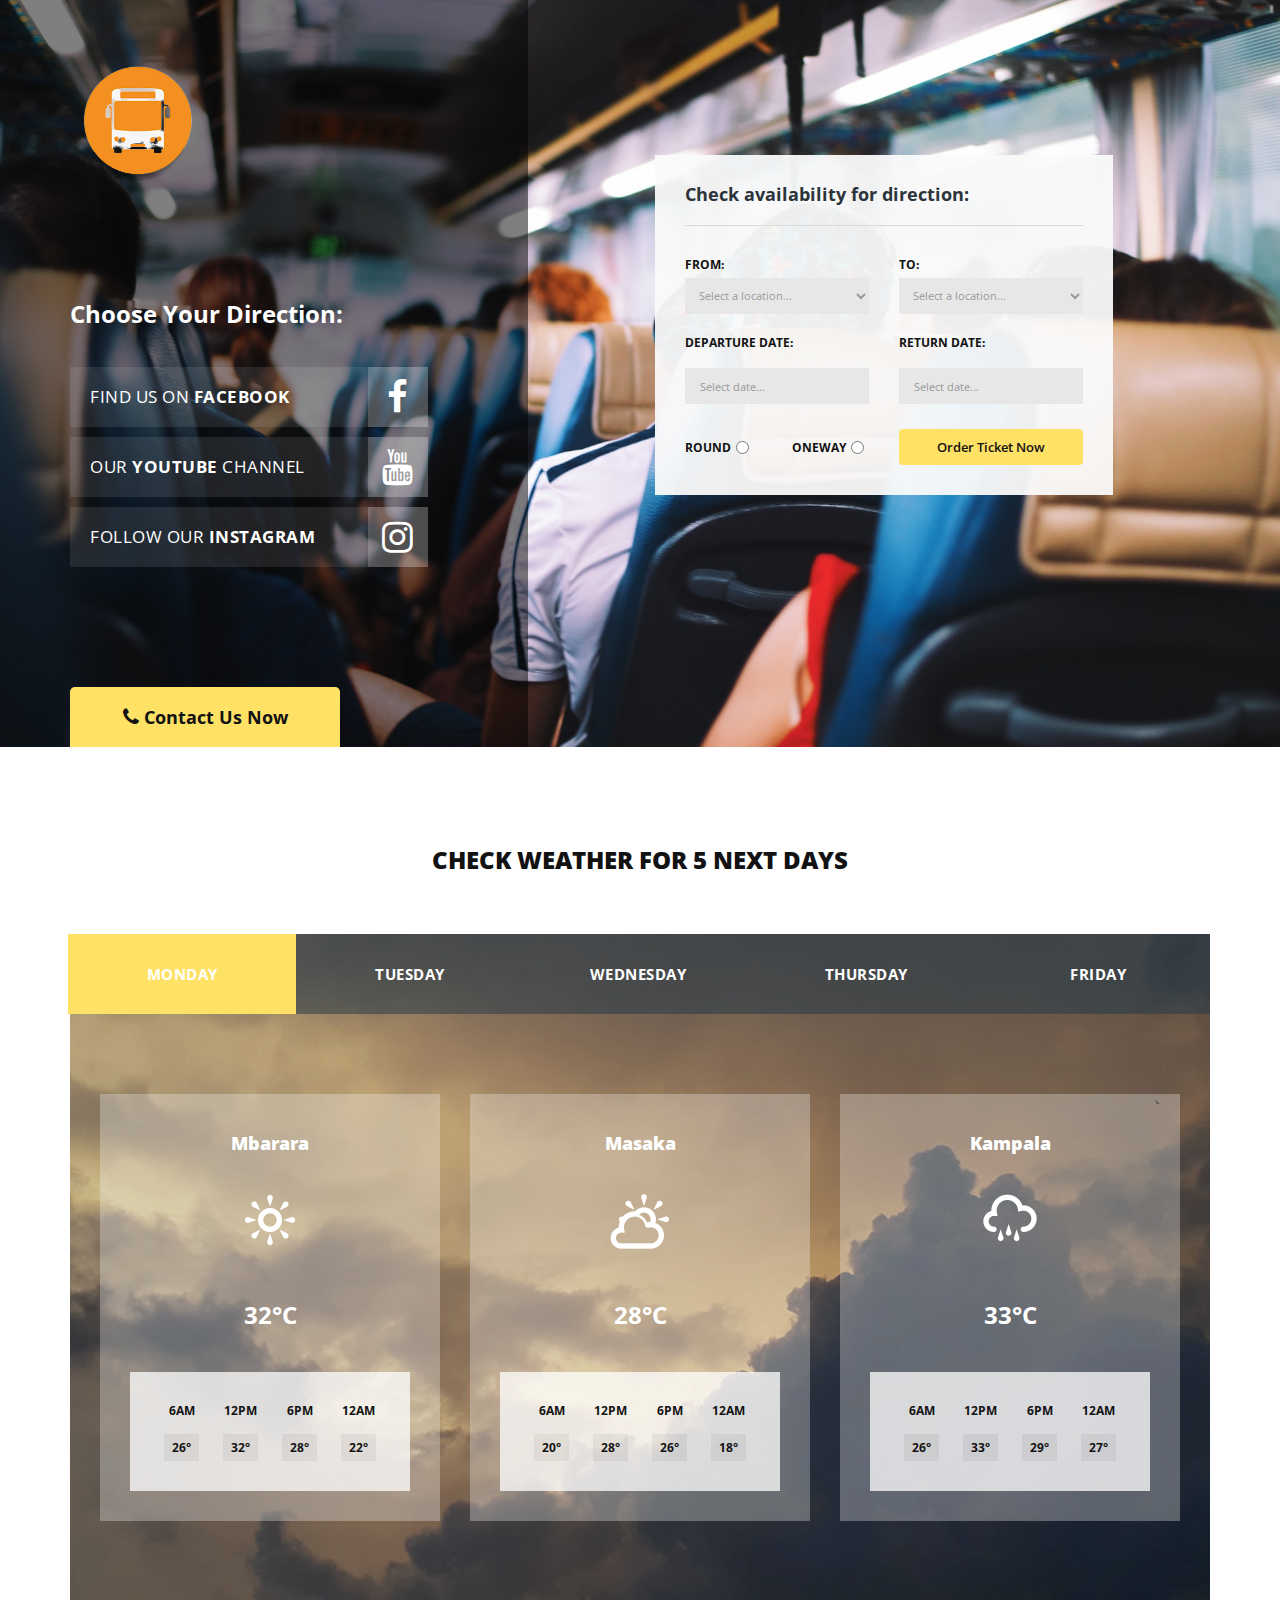
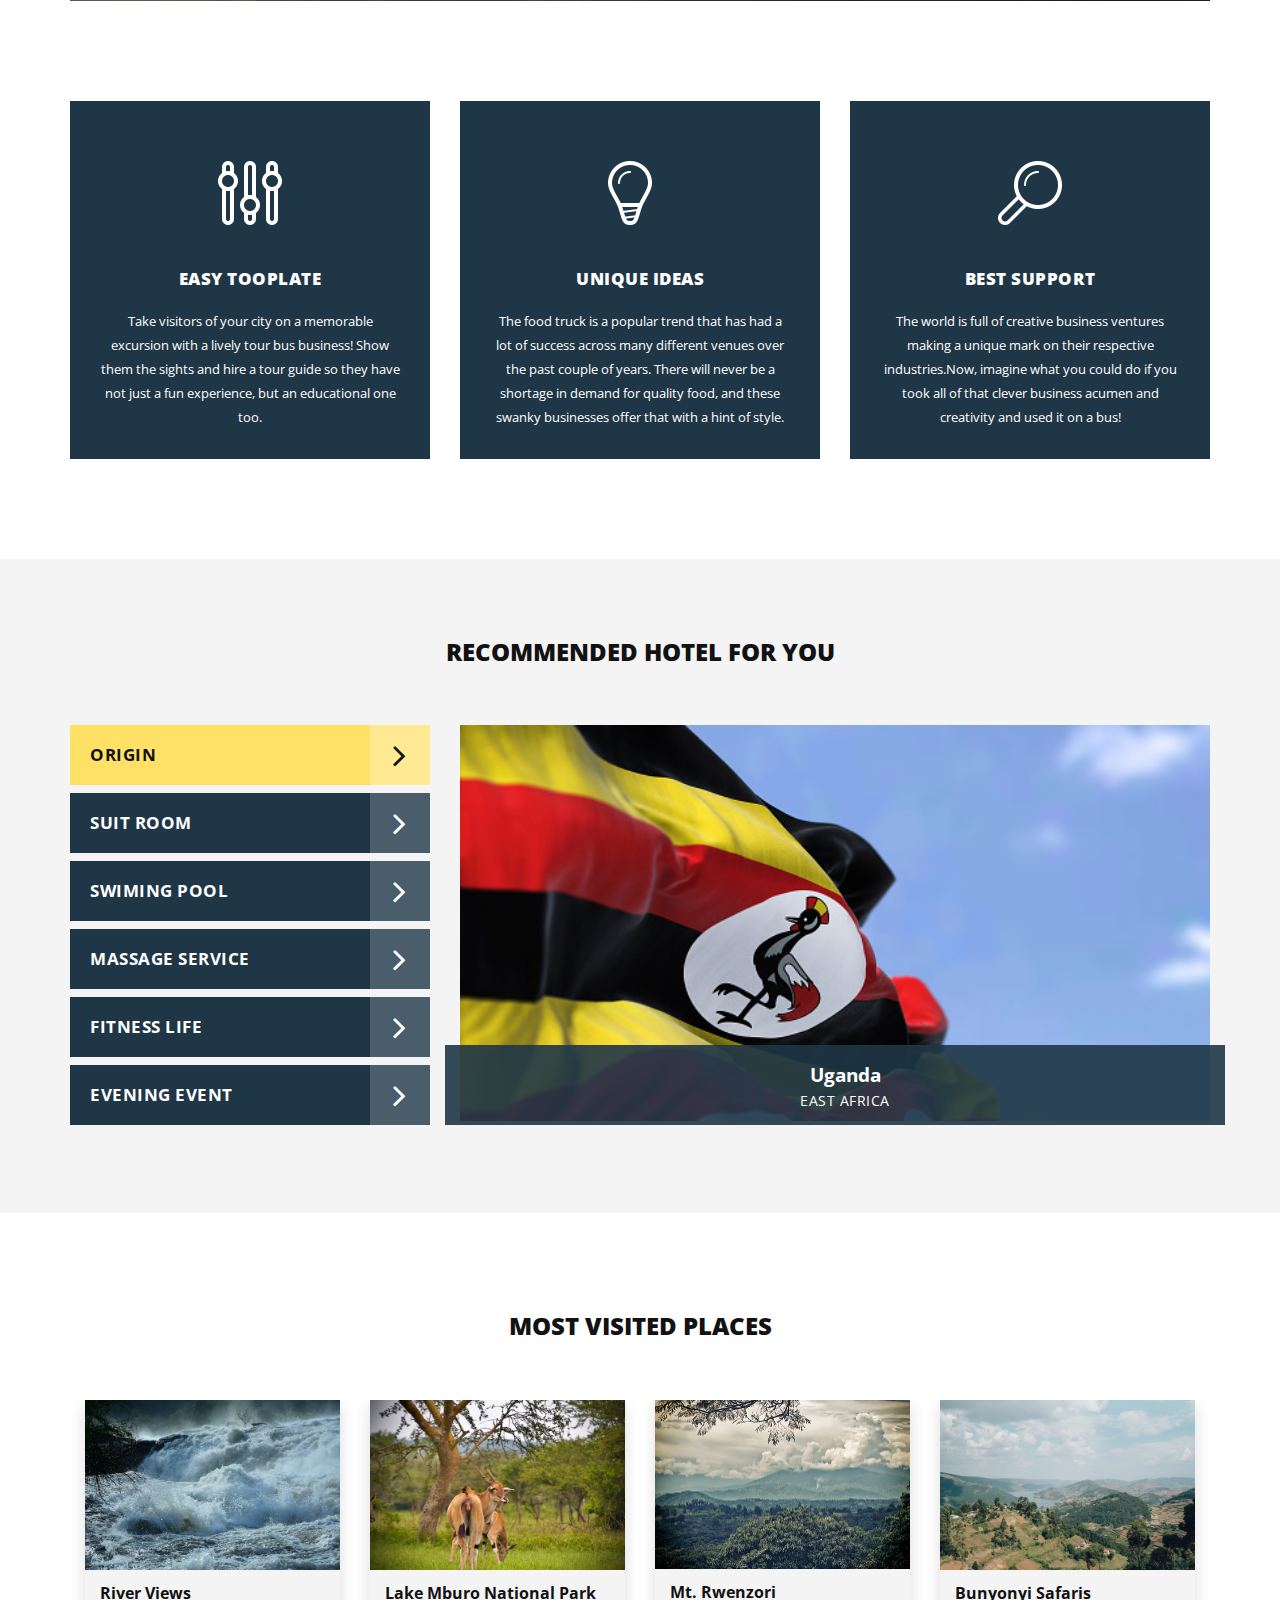
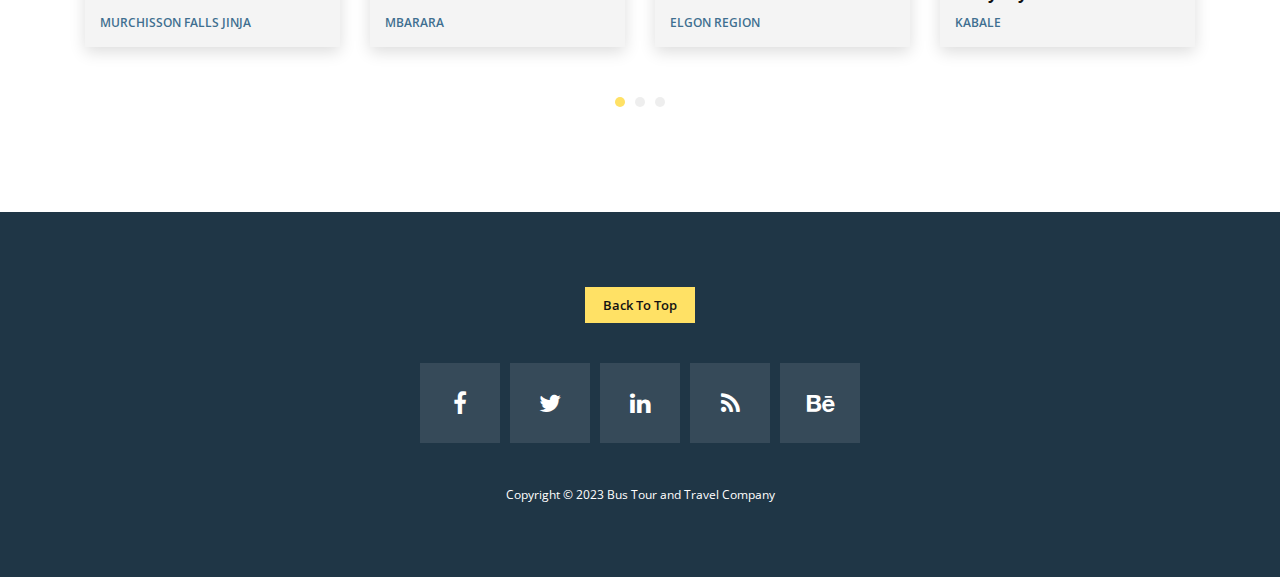
<file: index.html>
<!DOCTYPE html>
<html>
    <head>
        <meta charset="utf-8">
        <meta http-equiv="X-UA-Compatible" content="IE=edge,chrome=1">

    	<title>Bus - Travel and Tour</title>
    
        <meta name="description" content="">
        <meta name="viewport" content="width=device-width, initial-scale=1">
        <link rel="apple-touch-icon" href="apple-touch-icon.png">

        <link rel="stylesheet" href="css/bootstrap.min.css">
        <link rel="stylesheet" href="css/bootstrap-theme.min.css">
        <link rel="stylesheet" href="css/fontAwesome.css">
        <link rel="stylesheet" href="css/hero-slider.css">
        <link rel="stylesheet" href="css/owl-carousel.css">
        <link rel="stylesheet" href="css/datepicker.css">
        <link rel="stylesheet" href="css/tooplate-style.css">

        <link href="https://fonts.googleapis.com/css?family=Open+Sans:300,400,600,700,800" rel="stylesheet">

        <script src="js/vendor/modernizr-2.8.3-respond-1.4.2.min.js"></script>
    </head>

<body>

    
    <section class="banner" id="top">
        <div class="container">
            <div class="row">
                <div class="col-md-5">
                    <div class="left-side">
                        <div class="logo">
                            <img src="img/bus-logo-removebg-preview.png" alt="Flight Template">
                        </div>
                        <div class="tabs-content">
                            <h4>Choose Your Direction:</h4>
                            <ul class="social-links">
                                <li><a href="http://facebook.com">Find us on <em>Facebook</em><i class="fa fa-facebook"></i></a></li>
                                <li><a href="http://youtube.com">Our <em>YouTube</em> Channel<i class="fa fa-youtube"></i></a></li>
                                <li><a href="http://instagram.com">Follow our <em>instagram</em><i class="fa fa-instagram"></i></a></li>
                            </ul>
                        </div>
                        <div class="page-direction-button">
                            <a href="contact.html"><i class="fa fa-phone"></i>Contact Us Now</a>
                        </div>
                    </div>
                </div>
                <div class="col-md-5 col-md-offset-1">
                    <section id="first-tab-group" class="tabgroup">
                        <div id="tab1">
                            <div class="submit-form">
                                <h4>Check availability for <em>direction</em>:</h4>
                                <form id="form-submit" action="" method="get">
                                    <div class="row">
                                        <div class="col-md-6">
                                            <fieldset>
                                                <label for="from">From:</label>
                                                <select required name='from' onchange='this.form.Submit()'>
                                                    <option value="">Select a location...</option>
                                                    <option value="Ishaka">Ishaka</option>
                                                    <option value="Bushenyi">Bushenyi</option>
                                                    <option value="Kabwohe">Kabwohe</option>
                                                    <option value="Mbarara">Mbarara</option>
                                                    <option value="Lyantode">Lyantode</option>
                                                    <option value="Kyazanga">Kyazanga</option>
                                                    <option value="Masaka">Masaka</option>
                                                    <option value="Lukaya">Lukaya</option>
                                                    <option value="Mpigi">Mpigi</option>
                                                    <option value="Maya">Maya</option>
                                                    <option value="Kampala">Kampala</option>
                                                </select>
                                            </fieldset>
                                        </div>
                                        <div class="col-md-6">
                                            <fieldset>
                                                <label for="to">To:</label>
                                                <select required name='to' onchange='this.form.Submit()'>
                                                    <option value="">Select a location...</option>
                                                    <option value="Ishaka">Ishaka</option>
                                                    <option value="Bushenyi">Bushenyi</option>
                                                    <option value="Kabwohe">Kabwohe</option>
                                                    <option value="Mbarara">Mbarara</option>
                                                    <option value="Lyantode">Lyantode</option>
                                                    <option value="Kyazanga">Kyazanga</option>
                                                    <option value="Masaka">Masaka</option>
                                                    <option value="Lukaya">Lukaya</option>
                                                    <option value="Mpigi">Mpigi</option>
                                                    <option value="Maya">Maya</option>
                                                    <option value="Kampala">Kampala</option>
                                                </select>
                                            </fieldset>
                                        </div>
                                        <div class="col-md-6">
                                            <fieldset>
                                                <label for="departure">Departure date:</label>
                                                <input name="deparure" type="text" class="form-control date" id="deparure" placeholder="Select date..." required="" onchange='this.form.Submit()'>
                                            </fieldset>
                                        </div>
                                        <div class="col-md-6">
                                            <fieldset>
                                                <label for="return">Return date:</label>
                                                <input name="return" type="text" class="form-control date" id="return" placeholder="Select date..." required="" onchange='this.form.Submit()'>
                                            </fieldset>
                                        </div>
                                        <div class="col-md-6">
                                            <div class="radio-select">
                                                <div class="row">
                                                    <div class="col-md-6 col-sm-6 col-xs-6">
                                                        <label for="round">Round</label>
                                                        <input type="radio" name="trip" id="round" value="round" required="required"onchange='this.form.()'>
                                                    </div>
                                                    <div class="col-md-6 col-sm-6 col-xs-6">
                                                        <label for="oneway">Oneway</label>
                                                        <input type="radio" name="trip" id="oneway" value="one-way" required="required"onchange='this.form.()'>
                                                    </div>
                                                </div>
                                            </div>
                                        </div>
                                        <div class="col-md-6">
                                            <fieldset>
                                                <button type="submit" id="form-submit" class="btn">Order Ticket Now</button>
                                            </fieldset>
                                        </div>
                                    </div>
                                </form>
                            </div>
                        </div>
                    </section>
                </div>
            </div>
        </div>
    </section>



    <div class="tabs-content" id="weather">
        <div class="container">
            <div class="row">
                <div class="col-md-12">
                    <div class="section-heading">
                        <h2>Check Weather For 5 NEXT Days</h2>
                    </div>
                </div>
                <div class="wrapper">
                    <div class="col-md-12">
                        <div class="weather-content">
                            <div class="row">
                                <div class="col-md-12">
                                    <ul class="tabs clearfix" data-tabgroup="second-tab-group">
                                        <li><a href="#monday" class="active">Monday</a></li>
                                        <li><a href="#tuesday">Tuesday</a></li>
                                        <li><a href="#wednesday">Wednesday</a></li>
                                        <li><a href="#thursday">Thursday</a></li>
                                        <li><a href="#friday">Friday</a></li>
                                    </ul>    
                                </div>
                                <div class="col-md-12">
                                    <section id="second-tab-group" class="weathergroup">
                                        <div id="monday">
                                            <div class="row">
                                                <div class="col-md-4">
                                                    <div class="weather-item">
                                                        <h6>Mbarara</h6>
                                                        <div class="weather-icon">
                                                            <img src="img/weather-icon-03.png" alt="">
                                                        </div>
                                                        <span>32&deg;C</span>
                                                        <ul class="time-weather">
                                                            <li>6AM <span>26&deg;</span></li>
                                                            <li>12PM <span>32&deg;</span></li>
                                                            <li>6PM <span>28&deg;</span></li>
                                                            <li>12AM <span>22&deg;</span></li>
                                                        </ul>
                                                    </div>
                                                </div>
                                                <div class="col-md-4">
                                                    <div class="weather-item">
                                                        <h6>Masaka</h6>
                                                        <div class="weather-icon">
                                                            <img src="img/weather-icon-02.png" alt="">
                                                        </div>
                                                        <span>28&deg;C</span>
                                                        <ul class="time-weather">
                                                            <li>6AM <span>20&deg;</span></li>
                                                            <li>12PM <span>28&deg;</span></li>
                                                            <li>6PM <span>26&deg;</span></li>
                                                            <li>12AM <span>18&deg;</span></li>
                                                        </ul>
                                                    </div>
                                                </div>
                                                <div class="col-md-4">
                                                    <div class="weather-item">
                                                        <h6>Kampala</h6>
                                                        <div class="weather-icon">
                                                            <img src="img/weather-icon-01.png" alt="">
                                                        </div>
                                                        <span>33&deg;C</span>
                                                        <ul class="time-weather">
                                                            <li>6AM <span>26&deg;</span></li>
                                                            <li>12PM <span>33&deg;</span></li>
                                                            <li>6PM <span>29&deg;</span></li>
                                                            <li>12AM <span>27&deg;</span></li>
                                                        </ul>
                                                    </div>
                                                </div>
                                            </div>
                                        </div>
                                        <div id="tuesday">
                                            <div class="row">
                                                <div class="col-md-4">
                                                    <div class="weather-item">
                                                        <h6>Fortportal</h6>
                                                        <div class="weather-icon">
                                                            <img src="img/weather-icon-02.png" alt="">
                                                        </div>
                                                        <span>28&deg;C</span>
                                                        <ul class="time-weather">
                                                            <li>6AM <span>18&deg;</span></li>
                                                            <li>12PM <span>27&deg;</span></li>
                                                            <li>6PM <span>25&deg;</span></li>
                                                            <li>12AM <span>17&deg;</span></li>
                                                        </ul>
                                                    </div>
                                                </div>
                                                <div class="col-md-4">
                                                    <div class="weather-item">
                                                        <h6>Gulu</h6>
                                                        <div class="weather-icon">
                                                            <img src="img/weather-icon-03.png" alt="">
                                                        </div>
                                                        <span>31&deg;C</span>
                                                        <ul class="time-weather">
                                                            <li>6AM <span>19&deg;</span></li>
                                                            <li>12PM <span>28&deg;</span></li>
                                                            <li>6PM <span>22&deg;</span></li>
                                                            <li>12AM <span>18&deg;</span></li>
                                                        </ul>
                                                    </div>
                                                </div>
                                                <div class="col-md-4">
                                                    <div class="weather-item">
                                                        <h6>Arua</h6>
                                                        <div class="weather-icon">
                                                            <img src="img/weather-icon-01.png" alt="">
                                                        </div>
                                                        <span>26&deg;C</span>
                                                        <ul class="time-weather">
                                                            <li>6AM <span>19&deg;</span></li>
                                                            <li>12PM <span>26&deg;</span></li>
                                                            <li>6PM <span>22&deg;</span></li>
                                                            <li>12AM <span>20&deg;</span></li>
                                                        </ul>
                                                    </div>
                                                </div>
                                            </div>
                                        </div>
                                        <div id="wednesday">
                                            <div class="row">
                                                <div class="col-md-4">
                                                    <div class="weather-item">
                                                        <h6>Lira</h6>
                                                        <div class="weather-icon">
                                                            <img src="img/weather-icon-03.png" alt="">
                                                        </div>
                                                        <span>31&deg;C</span>
                                                        <ul class="time-weather">
                                                            <li>6AM <span>19&deg;</span></li>
                                                            <li>12PM <span>28&deg;</span></li>
                                                            <li>6PM <span>22&deg;</span></li>
                                                            <li>12AM <span>18&deg;</span></li>
                                                        </ul>
                                                    </div>
                                                </div>
                                                <div class="col-md-4">
                                                    <div class="weather-item">
                                                        <h6>Pakwach</h6>
                                                        <div class="weather-icon">
                                                            <img src="img/weather-icon-01.png" alt="">
                                                        </div>
                                                        <span>34&deg;C</span>
                                                        <ul class="time-weather">
                                                            <li>6AM <span>28&deg;</span></li>
                                                            <li>12PM <span>34&deg;</span></li>
                                                            <li>6PM <span>30&deg;</span></li>
                                                            <li>12AM <span>29&deg;</span></li>
                                                        </ul>
                                                    </div>
                                                </div>
                                                <div class="col-md-4">
                                                    <div class="weather-item">
                                                        <h6>Hoima</h6>
                                                        <div class="weather-icon">
                                                            <img src="img/weather-icon-02.png" alt="">
                                                        </div>
                                                        <span>28&deg;C</span>
                                                        <ul class="time-weather">
                                                            <li>6AM <span>18&deg;</span></li>
                                                            <li>12PM <span>27&deg;</span></li>
                                                            <li>6PM <span>25&deg;</span></li>
                                                            <li>12AM <span>17&deg;</span></li>
                                                        </ul>
                                                    </div>
                                                </div>
                                            </div>
                                        </div>
                                        <div id="thursday">
                                            <div class="row">
                                                <div class="col-md-4">
                                                    <div class="weather-item">
                                                        <h6>Mubende</h6>
                                                        <div class="weather-icon">
                                                            <img src="img/weather-icon-01.png" alt="">
                                                        </div>
                                                        <span>27&deg;C</span>
                                                        <ul class="time-weather">
                                                            <li>6AM <span>21&deg;</span></li>
                                                            <li>12PM <span>27&deg;</span></li>
                                                            <li>6PM <span>22&deg;</span></li>
                                                            <li>12AM <span>18&deg;</span></li>
                                                        </ul>
                                                    </div>
                                                </div>
                                                <div class="col-md-4">
                                                    <div class="weather-item">
                                                        <h6>Mityana</h6>
                                                        <div class="weather-icon">
                                                            <img src="img/weather-icon-02.png" alt="">
                                                        </div>
                                                        <span>28&deg;C</span>
                                                        <ul class="time-weather">
                                                            <li>6AM <span>18&deg;</span></li>
                                                            <li>12PM <span>27&deg;</span></li>
                                                            <li>6PM <span>25&deg;</span></li>
                                                            <li>12AM <span>17&deg;</span></li>
                                                        </ul>
                                                    </div>
                                                </div>
                                                <div class="col-md-4">
                                                    <div class="weather-item">
                                                        <h6>Mbale</h6>
                                                        <div class="weather-icon">
                                                            <img src="img/weather-icon-03.png" alt="">
                                                        </div>
                                                        <span>31&deg;C</span>
                                                        <ul class="time-weather">
                                                            <li>6AM <span>19&deg;</span></li>
                                                            <li>12PM <span>28&deg;</span></li>
                                                            <li>6PM <span>22&deg;</span></li>
                                                            <li>12AM <span>18&deg;</span></li>
                                                        </ul>
                                                    </div>
                                                </div>
                                            </div>
                                        </div>
                                        <div id="friday">
                                            <div class="row">
                                                <div class="col-md-4">
                                                    <div class="weather-item">
                                                        <h6>Soroti</h6>
                                                        <div class="weather-icon">
                                                            <img src="img/weather-icon-03.png" alt="">
                                                        </div>
                                                        <span>33&deg;C</span>
                                                        <ul class="time-weather">
                                                            <li>6AM <span>28&deg;</span></li>
                                                            <li>12PM <span>33&deg;</span></li>
                                                            <li>6PM <span>29&deg;</span></li>
                                                            <li>12AM <span>27&deg;</span></li>
                                                        </ul>
                                                    </div>
                                                </div>
                                                <div class="col-md-4">
                                                    <div class="weather-item">
                                                        <h6>Nebbi</h6>
                                                        <div class="weather-icon">
                                                            <img src="img/weather-icon-02.png" alt="">
                                                        </div>
                                                        <span>31&deg;C</span>
                                                        <ul class="time-weather">
                                                            <li>6AM <span>24&deg;</span></li>
                                                            <li>12PM <span>31&deg;</span></li>
                                                            <li>6PM <span>26&deg;</span></li>
                                                            <li>12AM <span>23&deg;</span></li>
                                                        </ul>
                                                    </div>
                                                </div>
                                                <div class="col-md-4">
                                                    <div class="weather-item">
                                                        <h6>Tororo</h6>
                                                        <div class="weather-icon">
                                                            <img src="img/weather-icon-01.png" alt="">
                                                        </div>
                                                        <span>28&deg;C</span>
                                                        <ul class="time-weather">
                                                            <li>6AM <span>24&deg;</span></li>
                                                            <li>12PM <span>28&deg;</span></li>
                                                            <li>6PM <span>26&deg;</span></li>
                                                            <li>12AM <span>22&deg;</span></li>
                                                        </ul>
                                                    </div>
                                                </div>
                                            </div>
                                        </div>
                                    </section>
                                </div>
                            </div>
                        </div>
                    </div>
                </div>
            </div>
        </div>
    </div>


    <section class="services">
        <div class="container">
            <div class="row">
                <div class="col-md-4">
                    <div class="service-item first-service">
                        <div class="service-icon"></div>
                        <h4>Easy Tooplate</h4>
                        <p>Take visitors of your city on a memorable excursion with a lively tour bus business! Show them the sights and hire a tour guide so they have not just a fun experience, but an educational one too.</p>
                        </a>
                    </div>
                </div>
                <div class="col-md-4">
                    <div class="service-item second-service">
                        <div class="service-icon"></div>
                        <h4>Unique Ideas</h4>
                        <p>The food truck is a popular trend that has had a lot of success across many different venues over the past couple of years. There will never be a shortage in demand for quality food, and these swanky businesses offer that with a hint of style.</p>
                        </a>
                    </div>
                </div>
                <div class="col-md-4">
                    <div class="service-item third-service">
                        <div class="service-icon"></div>
                        <h4>Best Support</h4>
                        <p>The world is full of creative business ventures making a unique mark on their respective industries.Now, imagine what you could do if you took all of that clever business acumen and creativity and used it on a bus!</p>
                        </a>
                    </div>
                </div>
            </div>
        </div>
    </section>


    
    <div class="tabs-content" id="recommended-hotel">
        <div class="container">
            <div class="row">
                <div class="col-md-12">
                    <div class="section-heading">
                        <h2>Recommended Hotel For You</h2>
                    </div>
                </div>
                <div class="wrapper">
                    <div class="col-md-4">
                            <ul class="tabs clearfix" data-tabgroup="third-tab-group">
                                <li><a href="#Origin" class="active">Origin <i class="fa fa-angle-right"></i></a></li>
                                <li><a href="#suitroom">Suit Room <i class="fa fa-angle-right"></i></a></li>
                                <li><a href="#swimingpool">Swiming Pool <i class="fa fa-angle-right"></i></a></li>
                                <li><a href="#massage">Massage Service <i class="fa fa-angle-right"></i></a></li>
                                <li><a href="#fitness">Fitness Life <i class="fa fa-angle-right"></i></a></li>
                                <li><a href="#event">Evening Event <i class="fa fa-angle-right"></i></a></li>
                            </ul>
                        </div>
                    </div>
                    <div class="col-md-8">
                        <section id="third-tab-group" class="recommendedgroup">
                            <div id="Origin">
                                <div class="item">
                                    <div class="origin-item">
                                        <img src="img/flag3.jpg" alt="">
                                        <div class="text-content">
                                            <h4>Uganda</h4>
                                            <span>East Africa</span>
                                        </div>
                                    </div>
                                </div>
                              </div>
                            <div id="suitroom">
                                <div class="row">
                                    <div class="col-md-12">
                                        <div id="owl-suiteroom" class="owl-carousel owl-theme">
                                            <div class="item">
                                                <div class="suiteroom-item">
                                                    <img src="img/suite-02.jpg" alt="">
                                                    <div class="text-content">
                                                        <h4>Clean And Relaxing Room</h4>
                                                        <span>Serena Hotel</span>
                                                    </div>
                                                </div>
                                            </div>
                                            <div class="item">
                                                <div class="suiteroom-item">
                                                    <img src="img/suite-01.jpg" alt="">
                                                    <div class="text-content">
                                                        <h4>Special Suite Room TV</h4>
                                                        <span>Mestil Hotel</span>
                                                    </div>
                                                </div>
                                            </div>
                                            <div class="item">
                                                <div class="suiteroom-item">
                                                    <img src="img/suite-03.jpg" alt="">
                                                    <div class="text-content">
                                                        <h4>The Best Sitting</h4>
                                                        <span>Speke Apartments</span>
                                                    </div>
                                                </div>
                                            </div>
                                        </div>
                                    </div>
                                </div>
                            </div>
                            <div id="swimingpool">
                                <img src="img/swiming-pool.jpg" alt="">
                                <div class="row">
                                    <div class="col-md-12">
                                        <div class="text-content">
                                            <h4>Lovely View Swiming Pool For Special Guests</h4>
                                            <span>Imperial Royale Hotel</span>
                                        </div>
                                    </div>
                                </div>
                            </div>
                            <div id="massage">
                                <img src="img/massage-service.jpg" alt="">
                                <div class="row">
                                    <div class="col-md-12">
                                        <div class="text-content">
                                            <h4>Perfect Place For Relaxation</h4>
                                            <span>Munyonyo Commonwealth Resort</span>
                                        </div>
                                    </div>
                                </div>
                            </div>
                            <div id="fitness">
                                <img src="img/fitness-service.jpg" alt="">
                                <div class="row">
                                    <div class="col-md-12">
                                        <div class="text-content">
                                            <h4>Insane Street Workout</h4>
                                            <span>Shereton Hotel</span>
                                        </div>
                                    </div>
                                </div>
                            </div>
                            <div id="event">
                                <img src="img/evening-event.jpg" alt="">
                                <div class="row">
                                    <div class="col-md-12">
                                        <div class="text-content">
                                            <h4>Finest Winery Night</h4>
                                            <span>Hotel Africana</span>
                                        </div>
                                    </div>
                                </div>
                            </div>
                        </section>
                    </div>
                </div>
            </div>
        </div>
    </div>




    <section id="most-visited">
        <div class="container">
            <div class="row">
                <div class="col-md-12">
                    <div class="section-heading">
                        <h2>Most Visited Places</h2>
                    </div>
                </div>
                <div class="col-md-12">
                    <div id="owl-mostvisited" class="owl-carousel owl-theme">
                        <div class="item col-md-12">
                            <div class="visited-item">
                                <img src="img/murchfalls.jpg" alt="">
                                <div class="text-content">
                                    <h4>River Views</h4>
                                    <span>Murchisson Falls Jinja</span>
                                </div>
                            </div>
                        </div>
                        <div class="item col-md-12">
                            <div class="visited-item">
                                <img src="img/mburo.jpg" alt="">
                                <div class="text-content">
                                    <h4>Lake Mburo National Park</h4>
                                    <span>Mbarara</span>
                                </div>
                            </div>
                        </div>
                        <div class="item col-md-12">
                            <div class="visited-item">
                                <img src="img/mount.jpg" alt="">
                                <div class="text-content">
                                    <h4>Mt. Rwenzori</h4>
                                    <span>Elgon Region</span>
                                </div>
                            </div>
                        </div>
                        <div class="item col-md-12">
                            <div class="visited-item">
                                <img src="img/bunyonyi.jpg" alt="">
                                <div class="text-content">
                                    <h4>Bunyonyi Safaris</h4>
                                    <span>Kabale</span>
                                </div>
                            </div>
                        </div>
                        <div class="item col-md-12">
                            <div class="visited-item">
                                <img src="img/fort.jpg" alt="">
                                <div class="text-content">
                                    <h4>Amabere Caves</h4>
                                    <span>Fortportal</span>
                                </div>
                            </div>
                        </div>
                        <div class="item col-md-12">
                            <div class="visited-item">
                                <img src="img/queen.jpg" alt="">
                                <div class="text-content">
                                    <h4>Queen Elizabeth NP</h4>
                                    <span>Kasese</span>
                                </div>
                            </div>
                        </div>
                        <div class="item col-md-12">
                            <div class="visited-item">
                                <img src="img/kch2.jpg" alt="">
                                <div class="text-content">
                                    <h4>Kazinga Channel</h4>
                                    <span>Kasese</span>
                                </div>
                            </div>
                        </div>
                        <div class="item col-md-12">
                            <div class="visited-item">
                                <img src="img/bwindi.jpg" alt="">
                                <div class="text-content">
                                    <h4>Bwindi Impenetrable NP</h4>
                                    <span>Kisoro</span>
                                </div>
                            </div>
                        </div>
                        <div class="item col-md-12">
                            <div class="visited-item">
                                <img src="img/mgahinga.jpg" alt="">
                                <div class="text-content">
                                    <h4>Mgahinga Game Reserve</h4>
                                    <span>Kisoro</span>
                                </div>
                            </div>
                        </div>
                        <div class="item col-md-12">
                            <div class="visited-item">
                                <img src="img/hotspring.jpg" alt="">
                                <div class="text-content">
                                    <h4>Sempaya HotSprings</h4>
                                    <span>Bundibugyo</span>
                                </div>
                            </div>
                        </div>
                    </div>
                </div>
            </div>
        </div>
    </section>



    <footer>
        <div class="container">
            <div class="row">
                <div class="col-md-12">
                    <div class="primary-button">
                        <a href="#" class="scroll-top">Back To Top</a>
                    </div>
                </div>
                <div class="col-md-12">
                    <ul class="social-icons">
                        <li><a href="https://www.facebook.com/tooplate"><i class="fa fa-facebook"></i></a></li>
                        <li><a href="#"><i class="fa fa-twitter"></i></a></li>
                        <li><a href="#"><i class="fa fa-linkedin"></i></a></li>
                        <li><a href="#"><i class="fa fa-rss"></i></a></li>
                        <li><a href="#"><i class="fa fa-behance"></i></a></li>
                    </ul>
                </div>
                <div class="col-md-12">
                    <p>Copyright &copy; 2023 Bus Tour and Travel Company
                
                                </div>
            </div>
        </div>
    </footer>


    


    <script src="//ajax.googleapis.com/ajax/libs/jquery/1.11.2/jquery.min.js"></script>
    <script>window.jQuery || document.write('<script src="js/vendor/jquery-1.11.2.min.js"><\/script>')</script>

    <script src="js/vendor/bootstrap.min.js"></script>
    
    <script src="js/datepicker.js"></script>
    <script src="js/plugins.js"></script>
    <script src="js/main.js"></script>

    <script src="http://ajax.googleapis.com/ajax/libs/jquery/1.10.2/jquery.min.js" type="text/javascript"></script>
    <script type="text/javascript">
    $(document).ready(function() {

        

        // navigation click actions 
        $('.scroll-link').on('click', function(event){
            event.preventDefault();
            var sectionID = $(this).attr("data-id");
            scrollToID('#' + sectionID, 750);
        });
        // scroll to top action
        $('.scroll-top').on('click', function(event) {
            event.preventDefault();
            $('html, body').animate({scrollTop:0}, 'slow');         
        });
        // mobile nav toggle
        $('#nav-toggle').on('click', function (event) {
            event.preventDefault();
            $('#main-nav').toggleClass("open");
        });
    });
    // scroll function
    function scrollToID(id, speed){
        var offSet = 0;
        var targetOffset = $(id).offset().top - offSet;
        var mainNav = $('#main-nav');
        $('html,body').animate({scrollTop:targetOffset}, speed);
        if (mainNav.hasClass("open")) {
            mainNav.css("height", "1px").removeClass("in").addClass("collapse");
            mainNav.removeClass("open");
        }
    }
    if (typeof console === "undefined") {
        console = {
            log: function() { }
        };
    }
    </script>
</body>
</html>
</file>
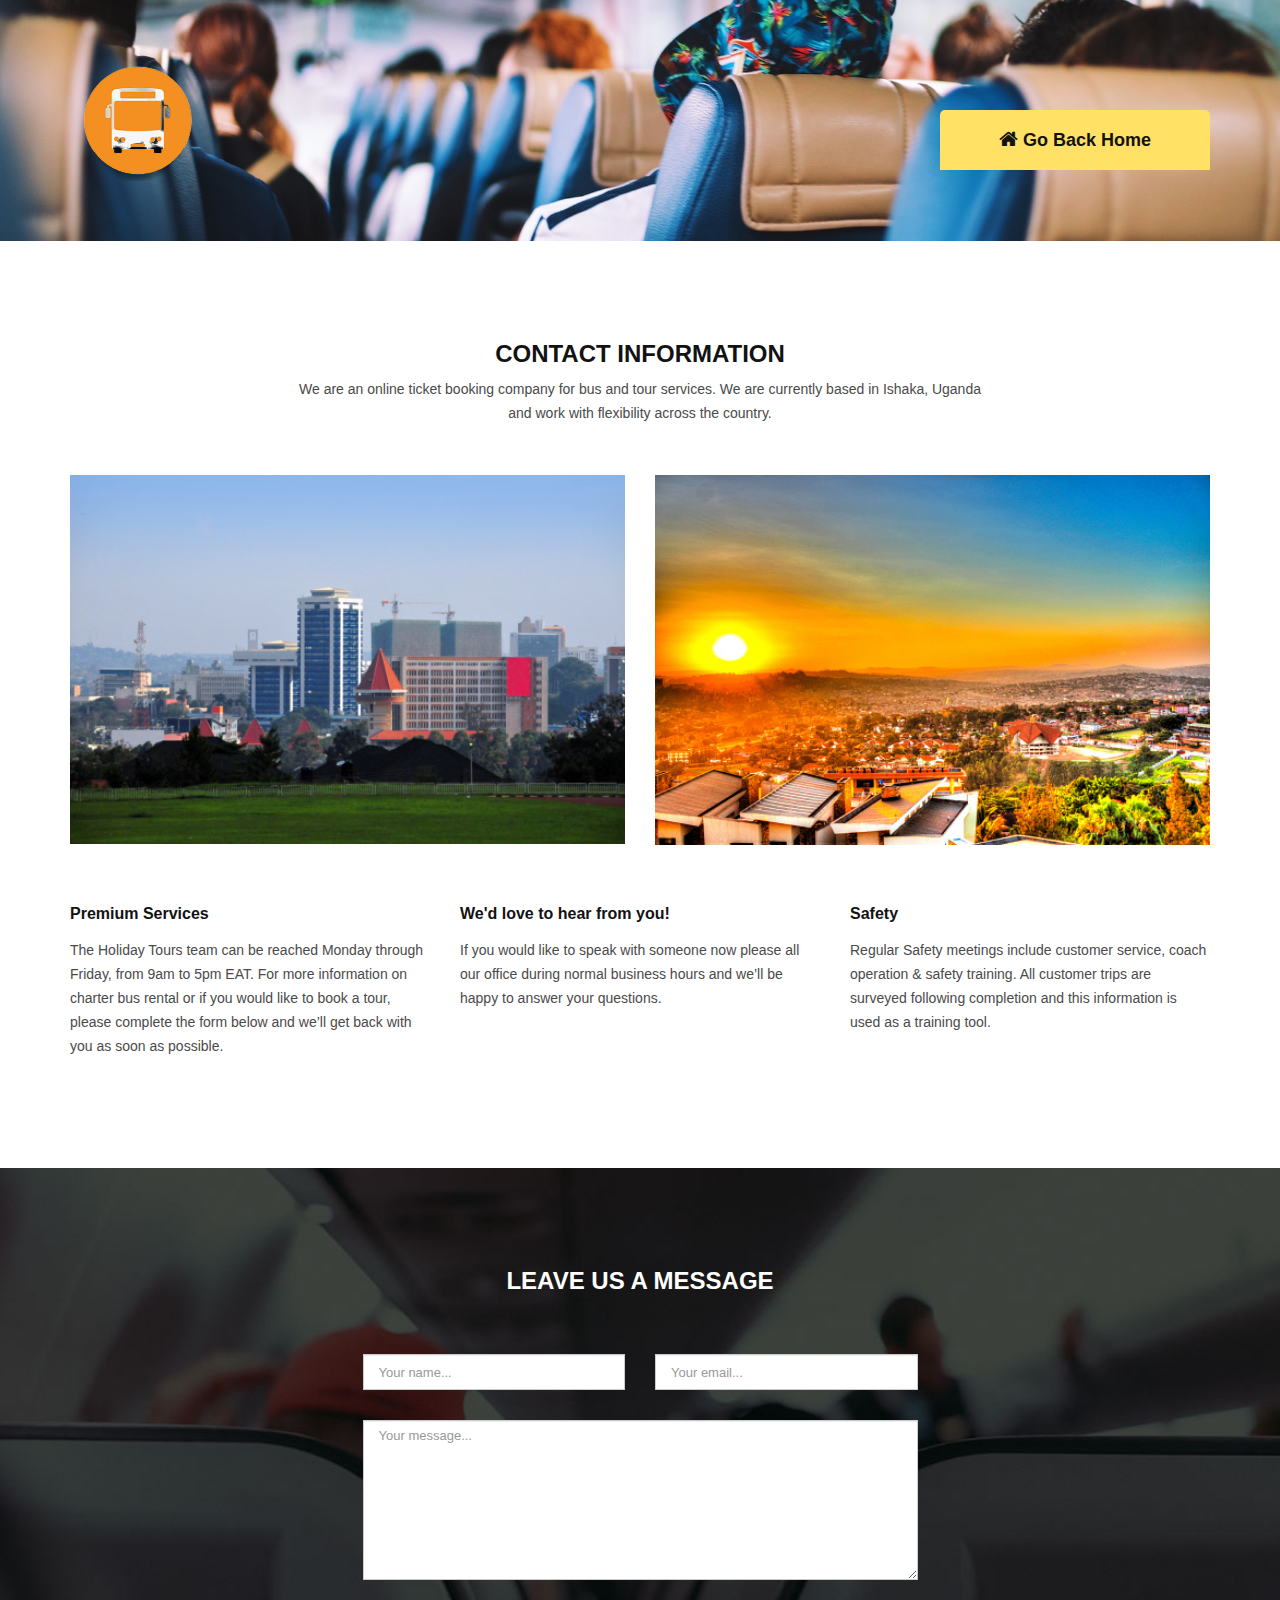
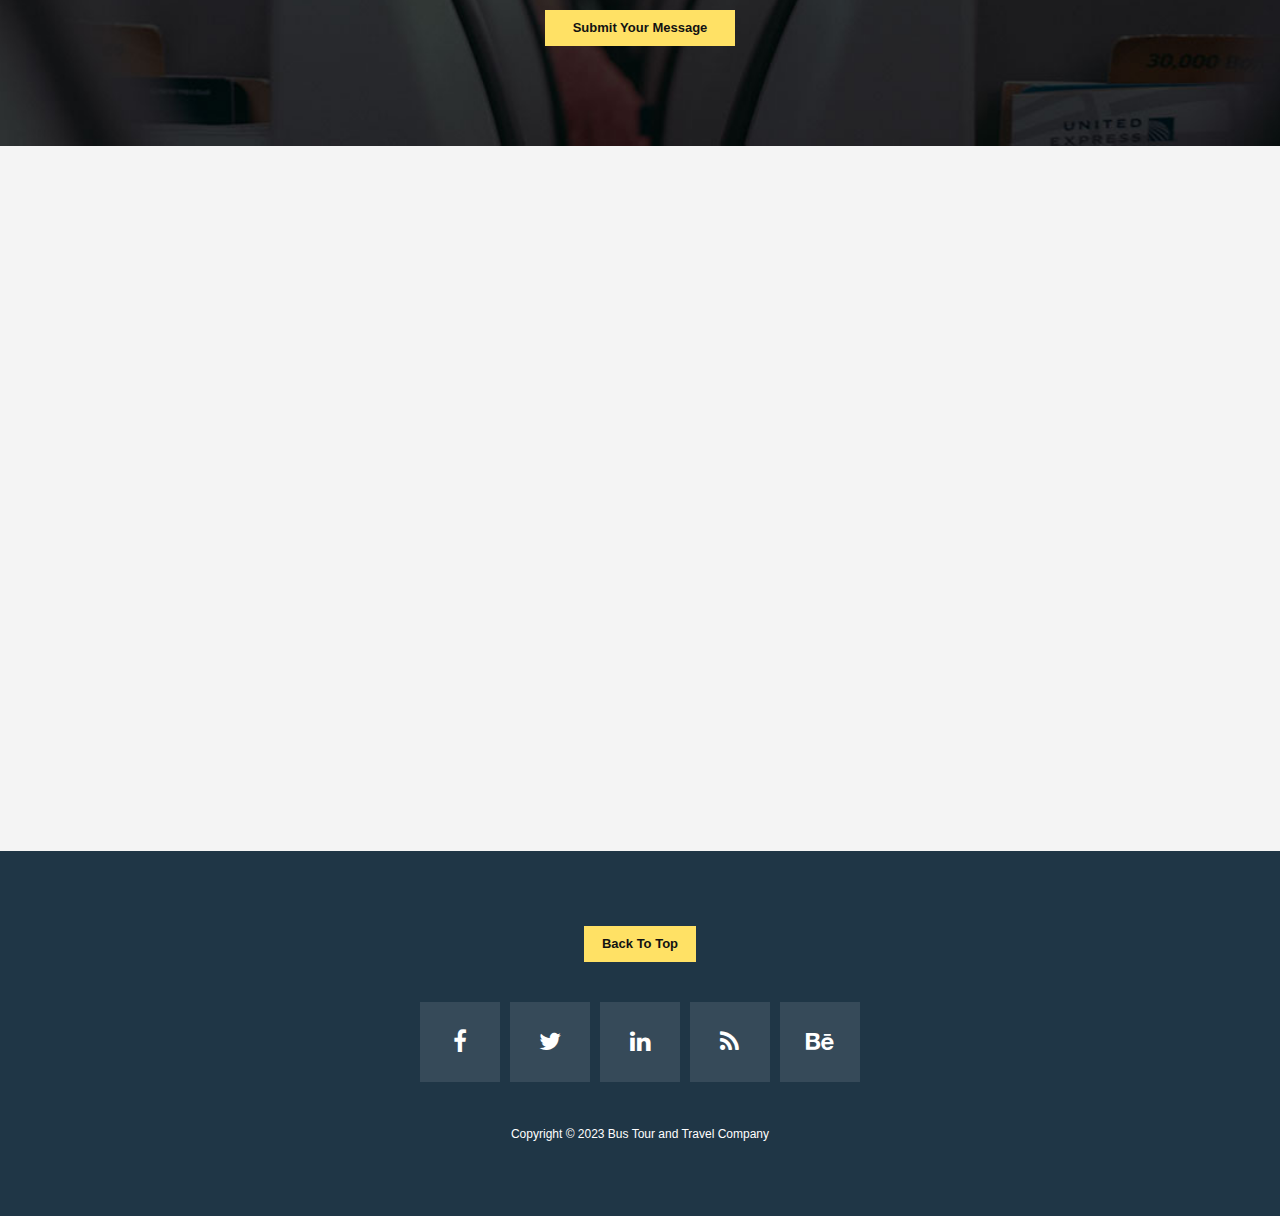
<file: contact.html>
<!DOCTYPE html>
<html>
    <head>
        <meta charset="utf-8">
        <meta http-equiv="X-UA-Compatible" content="IE=edge,chrome=1">

    	<title>Contact Page</title>
        <meta name="description" content="">
        <meta name="viewport" content="width=device-width, initial-scale=1">
        <link rel="apple-touch-icon" href="apple-touch-icon.png">

        <link rel="stylesheet" href="css/bootstrap.min.css">
        <link rel="stylesheet" href="css/bootstrap-theme.min.css">
        <link rel="stylesheet" href="css/fontAwesome.css">
        <link rel="stylesheet" href="css/hero-slider.css">
        <link rel="stylesheet" href="css/owl-carousel.css">
        <link rel="stylesheet" href="css/tooplate-style.css">

        <link href="https://fonts.googleapis.com/css?family=Spectral:200,200i,300,300i,400,400i,500,500i,600,600i,700,700i,800,800i" rel="stylesheet">
        <link href="https://fonts.googleapis.com/css?family=Roboto:100,300,400,500,700,900" rel="stylesheet">

        <script src="js/vendor/modernizr-2.8.3-respond-1.4.2.min.js"></script>
    </head>

<body>


    <section class="page-heading" id="top">
        <div class="container">
            <div class="row">
                <div class="col-md-6">
                    <div class="logo">
                        <img src="img/bus-logo-removebg-preview.png" alt="Flight Template">
                    </div>
                </div>
                <div class="col-md-6">
                    <div class="page-direction-button">
                        <a href="index.html"><i class="fa fa-home"></i>Go Back Home</a>
                    </div>
                </div>
            </div>
        </div>
    </section>



    <section class="contact-us">
        <div class="container">
            <div class="row">
                <div class="col-md-12">
                    <div class="section-heading">
                        <h2>Contact Information</h2>
                        <p> We are an online ticket booking company for bus and tour services. We are currently based in Ishaka, Uganda and work with flexibility across the country.</p>
                    </div>
                </div>
                <div class="col-md-6">
                    <img src="img/kampala.jpg" alt="">
                </div>
                <div class="col-md-6">
                    <img src="img/city.jpg" alt="">
                </div>
                <div class="col-md-4">
                    <h6>Premium Services</h6>
                    <p>The Holiday Tours team can be reached Monday through Friday, from 9am to 5pm EAT. For more information on charter bus rental or if you would like to book a tour, please complete the form below and we’ll get back with you as soon as possible. </p>
                </div>
                <div class="col-md-4">
                    <h6>We'd love to hear from you!</h6>
                    <p>If you would like to speak with someone now please all our office during normal business hours and we’ll be happy to answer your questions.</p>
                </div>
                <div class="col-md-4">
                    <h6>Safety</h6>
                    <p>Regular Safety meetings include customer service, coach operation & safety training. All customer trips are surveyed following completion and this information is used as a training tool.</p>
                </div>
            </div>
        </div>
    </section>



    <section class="contact-form">
        <div class="container">
            <div class="row">
                <div class="col-md-12">
                    <div class="section-heading">
                        <h2>Leave us a message</h2>
                    </div>
                </div>
                <div class="col-md-6 col-md-offset-3">
                    <form id="contact" action="#" method="post">
                        <div class="row">
                            <div class="col-md-6">
                                <fieldset>
                                    <input name="name" type="text" class="form-control" id="name" placeholder="Your name..." required="">
                                </fieldset>
                            </div>
                            <div class="col-md-6">
                                <fieldset>
                                    <input name="email" type="text" class="form-control" id="email" placeholder="Your email..." required="">
                                </fieldset>
                            </div>
                            <div class="col-md-12">
                                <fieldset>
                                    <textarea name="message" rows="6" class="form-control" id="message" placeholder="Your message..." required=""></textarea>
                                </fieldset>
                            </div>
                            <div class="col-md-12">
                                <fieldset>
                                    <button type="submit" id="form-submit" class="btn">Submit Your Message</button>
                                </fieldset>
                            </div>
                        </div>
                    </form>
                </div>
            </div>
        </div>
    </section>



    <section class="map">
        <div class="container">
            <div class="row">
                <div class="col-md-12">
                    <div id="map">
        <!-- How to change your own map point
            1. Go to Google Maps
            2. Click on your location point
            3. Click "Share" and choose "Embed map" tab
            4. Copy only URL and paste it within the src="" field below
        -->
                        <iframe src="https://maps.google.com/maps?q=kiu,%20ishaka&t=&z=13&ie=UTF8&iwloc=&output=embed" width="100%" height="500" frameborder="0" style="border:0" allowfullscreen></iframe>
                    </div>
                </div>
            </div>
        </div>
    </section>



    <footer>
        <div class="container">
            <div class="row">
                <div class="col-md-12">
                    <div class="primary-button">
                        <a href="#" class="scroll-top">Back To Top</a>
                    </div>
                </div>
                <div class="col-md-12">
                    <ul class="social-icons">
                        <li><a href="https://www.facebook.com/tooplate"><i class="fa fa-facebook"></i></a></li>
                        <li><a href="#"><i class="fa fa-twitter"></i></a></li>
                        <li><a href="#"><i class="fa fa-linkedin"></i></a></li>
                        <li><a href="#"><i class="fa fa-rss"></i></a></li>
                        <li><a href="#"><i class="fa fa-behance"></i></a></li>
                    </ul>
                </div>
                <div class="col-md-12">
                    <p>Copyright &copy; 2023 Bus Tour and Travel Company

                </p>
                </div>
            </div>
        </div>
    </footer>


    


    <script src="//ajax.googleapis.com/ajax/libs/jquery/1.11.2/jquery.min.js"></script>
    <script>window.jQuery || document.write('<script src="js/vendor/jquery-1.11.2.min.js"><\/script>')</script>

    <script src="js/vendor/bootstrap.min.js"></script>

    <script src="js/plugins.js"></script>
    <script src="js/main.js"></script>

    <script src="http://ajax.googleapis.com/ajax/libs/jquery/1.10.2/jquery.min.js" type="text/javascript"></script>
    <script type="text/javascript">
    $(document).ready(function() {
        // navigation click actions 
        $('.scroll-link').on('click', function(event){
            event.preventDefault();
            var sectionID = $(this).attr("data-id");
            scrollToID('#' + sectionID, 750);
        });
        // scroll to top action
        $('.scroll-top').on('click', function(event) {
            event.preventDefault();
            $('html, body').animate({scrollTop:0}, 'slow');         
        });
        // mobile nav toggle
        $('#nav-toggle').on('click', function (event) {
            event.preventDefault();
            $('#main-nav').toggleClass("open");
        });
    });
    // scroll function
    function scrollToID(id, speed){
        var offSet = 0;
        var targetOffset = $(id).offset().top - offSet;
        var mainNav = $('#main-nav');
        $('html,body').animate({scrollTop:targetOffset}, speed);
        if (mainNav.hasClass("open")) {
            mainNav.css("height", "1px").removeClass("in").addClass("collapse");
            mainNav.removeClass("open");
        }
    }
    if (typeof console === "undefined") {
        console = {
            log: function() { }
        };
    }
    </script>
</body>
</html>
</file>
<file: css/hero-slider.css>
/* -------------------------------- 

Primary style

-------------------------------- */
*, *::after, *::before {
  -webkit-box-sizing: border-box;
  -moz-box-sizing: border-box;
  box-sizing: border-box;
}

html {
  font-size: 62.5%;
}

body {
  font-family: "Open Sans", sans-serif;
  color: #2c343b;
  background-color: #f2f2f2;
}

a {
  color: #d44457;
  text-decoration: none;
}

img {
  max-width: 100%;
}

/* -------------------------------- 

Main Components 

-------------------------------- */
.cd-header {
  position: absolute;
  z-index: 2;
  top: 0;
  left: 0;
  width: 100%;
  height: 50px;
  background-color: #21272c;
  -webkit-font-smoothing: antialiased;
  -moz-osx-font-smoothing: grayscale;
}
@media only screen and (min-width: 768px) {
  .cd-header {
    height: 70px;
    background-color: transparent;
  }
}

#cd-logo {
  float: left;
  margin: 13px 0 0 5%;
}
#cd-logo img {
  display: block;
}
@media only screen and (min-width: 768px) {
  #cd-logo {
    margin: 23px 0 0 5%;
  }
}

.cd-primary-nav {
  /* mobile first - navigation hidden by default, triggered by tap/click on navigation icon */
  float: right;
  margin-right: 5%;
  width: 44px;
  height: 100%;
}
.cd-primary-nav ul {
  position: absolute;
  top: 0;
  left: 0;
  width: 100%;
  -webkit-transform: translateY(-100%);
  -moz-transform: translateY(-100%);
  -ms-transform: translateY(-100%);
  -o-transform: translateY(-100%);
  transform: translateY(-100%);
}
.cd-primary-nav ul.is-visible {
  box-shadow: 0 3px 8px rgba(0, 0, 0, 0.2);
  -webkit-transform: translateY(50px);
  -moz-transform: translateY(50px);
  -ms-transform: translateY(50px);
  -o-transform: translateY(50px);
  transform: translateY(50px);
}
.cd-primary-nav a {
  display: block;
  height: 50px;
  line-height: 50px;
  padding-left: 5%;
  background: #21272c;
  border-top: 1px solid #333c44;
  color: #ffffff;
}
@media only screen and (min-width: 768px) {
  .cd-primary-nav {
    /* reset navigation values */
    width: auto;
    height: auto;
    background: none;
  }
  .cd-primary-nav ul {
    position: static;
    width: auto;
    -webkit-transform: translateY(0);
    -moz-transform: translateY(0);
    -ms-transform: translateY(0);
    -o-transform: translateY(0);
    transform: translateY(0);
    line-height: 70px;
  }
  .cd-primary-nav ul.is-visible {
    -webkit-transform: translateY(0);
    -moz-transform: translateY(0);
    -ms-transform: translateY(0);
    -o-transform: translateY(0);
    transform: translateY(0);
  }
  .cd-primary-nav li {
    display: inline-block;
    margin-left: 1em;
  }
  .cd-primary-nav a {
    display: inline-block;
    height: auto;
    font-weight: 600;
    line-height: normal;
    background: transparent;
    padding: .6em 1em;
    border-top: none;
  }
}

/* -------------------------------- 

Slider

-------------------------------- */
.cd-hero {
  position: relative;
  -webkit-font-smoothing: antialiased;
  -moz-osx-font-smoothing: grayscale;
}

.cd-hero-slider {
  position: relative;
  height: 360px;
  overflow: hidden;
}
.cd-hero-slider li {
  position: absolute;
  top: 0;
  left: 0;
  width: 100%;
  height: 100%;
  -webkit-transform: translateX(100%);
  -moz-transform: translateX(100%);
  -ms-transform: translateX(100%);
  -o-transform: translateX(100%);
  transform: translateX(100%);
}
.cd-hero-slider li.selected {
  /* this is the visible slide */
  position: relative;
  -webkit-transform: translateX(0);
  -moz-transform: translateX(0);
  -ms-transform: translateX(0);
  -o-transform: translateX(0);
  transform: translateX(0);
}
.cd-hero-slider li.move-left {
  /* slide hidden on the left */
  -webkit-transform: translateX(-100%);
  -moz-transform: translateX(-100%);
  -ms-transform: translateX(-100%);
  -o-transform: translateX(-100%);
  transform: translateX(-100%);
}
.cd-hero-slider li.is-moving, .cd-hero-slider li.selected {
  /* the is-moving class is assigned to the slide which is moving outside the viewport */
  -webkit-transition: -webkit-transform 0.5s;
  -moz-transition: -moz-transform 0.5s;
  transition: transform 0.5s;
}
@media only screen and (min-width: 768px) {
  .cd-hero-slider {
    height: 500px;
  }
}
@media only screen and (min-width: 1170px) {
  .cd-hero-slider {
    height: 680px;
  }
}

/* -------------------------------- 

Single slide style

-------------------------------- */
.cd-hero-slider li {
  background-position: center center;
  background-size: cover;
  background-repeat: no-repeat;
}
.cd-hero-slider li:first-of-type {
  background-image: url(../img/slide_01.jpg);
}
.cd-hero-slider li:nth-of-type(2) {
  background-image: url(../img/slide_02.jpg);
}
.cd-hero-slider li:nth-of-type(3) {
  background-image: url(../img/slide_03.jpg);
}
.cd-hero-slider .cd-full-width,
.cd-hero-slider .cd-half-width {
  position: absolute;
  width: 100%;
  height: 100%;
  z-index: 1;
  left: 0;
  top: 0;
  /* this padding is used to align the text */
  padding-top: 150px;
  text-align: center;
  /* Force Hardware Acceleration in WebKit */
  -webkit-backface-visibility: hidden;
  backface-visibility: hidden;
  -webkit-transform: translateZ(0);
  -moz-transform: translateZ(0);
  -ms-transform: translateZ(0);
  -o-transform: translateZ(0);
  transform: translateZ(0);
}
.cd-hero-slider .cd-img-container {
  /* hide image on mobile device */
  display: none;
}
.cd-hero-slider .cd-img-container img {
  position: absolute;
  left: 50%;
  top: 50%;
  bottom: auto;
  right: auto;
  -webkit-transform: translateX(-50%) translateY(-50%);
  -moz-transform: translateX(-50%) translateY(-50%);
  -ms-transform: translateX(-50%) translateY(-50%);
  -o-transform: translateX(-50%) translateY(-50%);
  transform: translateX(-50%) translateY(-50%);
}
.cd-hero-slider .cd-bg-video-wrapper {
  /* hide video on mobile device */
  display: none;
  position: absolute;
  top: 0;
  left: 0;
  width: 100%;
  height: 100%;
  overflow: hidden;
}
.cd-hero-slider .cd-bg-video-wrapper video {
  /* you won't see this element in the html, but it will be injected using js */
  display: block;
  min-height: 100%;
  min-width: 100%;
  max-width: none;
  height: auto;
  width: auto;
  position: absolute;
  left: 50%;
  top: 50%;
  bottom: auto;
  right: auto;
  -webkit-transform: translateX(-50%) translateY(-50%);
  -moz-transform: translateX(-50%) translateY(-50%);
  -ms-transform: translateX(-50%) translateY(-50%);
  -o-transform: translateX(-50%) translateY(-50%);
  transform: translateX(-50%) translateY(-50%);
}
.cd-hero-slider h2, .cd-hero-slider p {
  text-shadow: 0 1px 3px rgba(0, 0, 0, 0.1);
  line-height: 1.2;
  margin: 0 auto 14px;
  color: #ffffff;
  width: 90%;
  max-width: 400px;
}
.cd-hero-slider h2 {
  font-size: 2.4rem;
}
.cd-hero-slider p {
  font-size: 1.4rem;
  line-height: 1.4;
}
.cd-hero-slider .cd-btn {
  display: inline-block;
  padding: 1.2em 1.4em;
  margin-top: .8em;
  background-color: rgba(212, 68, 87, 0.9);
  font-size: 1.3rem;
  font-weight: 700;
  letter-spacing: 1px;
  color: #ffffff;
  text-transform: uppercase;
  box-shadow: 0 3px 6px rgba(0, 0, 0, 0.1);
  -webkit-transition: background-color 0.2s;
  -moz-transition: background-color 0.2s;
  transition: background-color 0.2s;
}
.cd-hero-slider .cd-btn.secondary {
  background-color: rgba(22, 26, 30, 0.8);
}
.cd-hero-slider .cd-btn:nth-of-type(2) {
  margin-left: 1em;
}
.no-touch .cd-hero-slider .cd-btn:hover {
  background-color: #d44457;
}
.no-touch .cd-hero-slider .cd-btn.secondary:hover {
  background-color: #161a1e;
}
@media only screen and (min-width: 768px) {
  .cd-hero-slider .cd-full-width,
  .cd-hero-slider .cd-half-width {
    padding-top: 200px;
  }
  .cd-hero-slider .cd-bg-video-wrapper {
    display: block;
  }
  .cd-hero-slider .cd-half-width {
    width: 45%;
  }
  .cd-hero-slider .cd-half-width:first-of-type {
    left: 5%;
  }
  .cd-hero-slider .cd-half-width:nth-of-type(2) {
    right: 5%;
    left: auto;
  }
  .cd-hero-slider .cd-img-container {
    display: block;
  }
  .cd-hero-slider h2, .cd-hero-slider p {
    max-width: 520px;
  }
  .cd-hero-slider h2 {
    font-size: 2.4em;
    font-weight: 300;
  }
  .cd-hero-slider .cd-btn {
    font-size: 1.4rem;
  }
}
@media only screen and (min-width: 1170px) {
  .cd-hero-slider .cd-full-width,
  .cd-hero-slider .cd-half-width {
    padding-top: 250px;
  }
  .cd-hero-slider h2, .cd-hero-slider p {
    margin-bottom: 20px;
  }
  .cd-hero-slider h2 {
    font-size: 3.2em;
  }
  .cd-hero-slider p {
    font-size: 1.6rem;
  }
}

/* -------------------------------- 

Single slide animation

-------------------------------- */
@media only screen and (min-width: 768px) {
  .cd-hero-slider .cd-half-width {
    opacity: 0;
    -webkit-transform: translateX(40px);
    -moz-transform: translateX(40px);
    -ms-transform: translateX(40px);
    -o-transform: translateX(40px);
    transform: translateX(40px);
  }
  .cd-hero-slider .move-left .cd-half-width {
    -webkit-transform: translateX(-40px);
    -moz-transform: translateX(-40px);
    -ms-transform: translateX(-40px);
    -o-transform: translateX(-40px);
    transform: translateX(-40px);
  }
  .cd-hero-slider .selected .cd-half-width {
    /* this is the visible slide */
    opacity: 1;
    -webkit-transform: translateX(0);
    -moz-transform: translateX(0);
    -ms-transform: translateX(0);
    -o-transform: translateX(0);
    transform: translateX(0);
  }
  .cd-hero-slider .is-moving .cd-half-width {
    /* this is the slide moving outside the viewport 
    wait for the end of the transition on the <li> parent before set opacity to 0 and translate to 40px/-40px */
    -webkit-transition: opacity 0s 0.5s, -webkit-transform 0s 0.5s;
    -moz-transition: opacity 0s 0.5s, -moz-transform 0s 0.5s;
    transition: opacity 0s 0.5s, transform 0s 0.5s;
  }
  .cd-hero-slider li.selected.from-left .cd-half-width:nth-of-type(2),
  .cd-hero-slider li.selected.from-right .cd-half-width:first-of-type {
    /* this is the selected slide - different animation if it's entering from left or right */
    -webkit-transition: opacity 0.4s 0.2s, -webkit-transform 0.5s 0.2s;
    -moz-transition: opacity 0.4s 0.2s, -moz-transform 0.5s 0.2s;
    transition: opacity 0.4s 0.2s, transform 0.5s 0.2s;
  }
  .cd-hero-slider li.selected.from-left .cd-half-width:first-of-type,
  .cd-hero-slider li.selected.from-right .cd-half-width:nth-of-type(2) {
    /* this is the selected slide - different animation if it's entering from left or right */
    -webkit-transition: opacity 0.4s 0.4s, -webkit-transform 0.5s 0.4s;
    -moz-transition: opacity 0.4s 0.4s, -moz-transform 0.5s 0.4s;
    transition: opacity 0.4s 0.4s, transform 0.5s 0.4s;
  }
  .cd-hero-slider .cd-full-width h2,
  .cd-hero-slider .cd-full-width p,
  .cd-hero-slider .cd-full-width .cd-btn {
    opacity: 0;
    -webkit-transform: translateX(100px);
    -moz-transform: translateX(100px);
    -ms-transform: translateX(100px);
    -o-transform: translateX(100px);
    transform: translateX(100px);
  }
  .cd-hero-slider .move-left .cd-full-width h2,
  .cd-hero-slider .move-left .cd-full-width p,
  .cd-hero-slider .move-left .cd-full-width .cd-btn {
    opacity: 0;
    -webkit-transform: translateX(-100px);
    -moz-transform: translateX(-100px);
    -ms-transform: translateX(-100px);
    -o-transform: translateX(-100px);
    transform: translateX(-100px);
  }
  .cd-hero-slider .selected .cd-full-width h2,
  .cd-hero-slider .selected .cd-full-width p,
  .cd-hero-slider .selected .cd-full-width .cd-btn {
    /* this is the visible slide */
    opacity: 1;
    -webkit-transform: translateX(0);
    -moz-transform: translateX(0);
    -ms-transform: translateX(0);
    -o-transform: translateX(0);
    transform: translateX(0);
  }
  .cd-hero-slider li.is-moving .cd-full-width h2,
  .cd-hero-slider li.is-moving .cd-full-width p,
  .cd-hero-slider li.is-moving .cd-full-width .cd-btn {
    /* this is the slide moving outside the viewport 
    wait for the end of the transition on the li parent before set opacity to 0 and translate to 100px/-100px */
    -webkit-transition: opacity 0s 0.5s, -webkit-transform 0s 0.5s;
    -moz-transition: opacity 0s 0.5s, -moz-transform 0s 0.5s;
    transition: opacity 0s 0.5s, transform 0s 0.5s;
  }
  .cd-hero-slider li.selected h2 {
    -webkit-transition: opacity 0.4s 0.2s, -webkit-transform 0.5s 0.2s;
    -moz-transition: opacity 0.4s 0.2s, -moz-transform 0.5s 0.2s;
    transition: opacity 0.4s 0.2s, transform 0.5s 0.2s;
  }
  .cd-hero-slider li.selected p {
    -webkit-transition: opacity 0.4s 0.3s, -webkit-transform 0.5s 0.3s;
    -moz-transition: opacity 0.4s 0.3s, -moz-transform 0.5s 0.3s;
    transition: opacity 0.4s 0.3s, transform 0.5s 0.3s;
  }
  .cd-hero-slider li.selected .cd-btn {
    -webkit-transition: opacity 0.4s 0.4s, -webkit-transform 0.5s 0.4s, background-color 0.2s 0s;
    -moz-transition: opacity 0.4s 0.4s, -moz-transform 0.5s 0.4s, background-color 0.2s 0s;
    transition: opacity 0.4s 0.4s, transform 0.5s 0.4s, background-color 0.2s 0s;
  }
}
/* -------------------------------- 

Slider navigation

-------------------------------- */
.cd-slider-nav {
  display: none;
  position: absolute;
  width: 100%;
  bottom: 0;
  z-index: 2;
  text-align: center;
  height: 55px;
  background-color: rgba(0, 1, 1, 0.5);
}
.cd-slider-nav nav, .cd-slider-nav ul, .cd-slider-nav li, .cd-slider-nav a {
  height: 100%;
}
.cd-slider-nav nav {
  display: inline-block;
  position: relative;
}
.cd-slider-nav .cd-marker {
  position: absolute;
  bottom: 0;
  left: 0;
  width: 60px;
  height: 100%;
  color: #d44457;
  background-color: #ffffff;
  box-shadow: inset 0 2px 0 currentColor;
  -webkit-transition: -webkit-transform 0.2s, box-shadow 0.2s;
  -moz-transition: -moz-transform 0.2s, box-shadow 0.2s;
  transition: transform 0.2s, box-shadow 0.2s;
}
.cd-slider-nav .cd-marker.item-2 {
  -webkit-transform: translateX(100%);
  -moz-transform: translateX(100%);
  -ms-transform: translateX(100%);
  -o-transform: translateX(100%);
  transform: translateX(100%);
}
.cd-slider-nav .cd-marker.item-3 {
  -webkit-transform: translateX(200%);
  -moz-transform: translateX(200%);
  -ms-transform: translateX(200%);
  -o-transform: translateX(200%);
  transform: translateX(200%);
}
.cd-slider-nav .cd-marker.item-4 {
  -webkit-transform: translateX(300%);
  -moz-transform: translateX(300%);
  -ms-transform: translateX(300%);
  -o-transform: translateX(300%);
  transform: translateX(300%);
}
.cd-slider-nav .cd-marker.item-5 {
  -webkit-transform: translateX(400%);
  -moz-transform: translateX(400%);
  -ms-transform: translateX(400%);
  -o-transform: translateX(400%);
  transform: translateX(400%);
}
.cd-slider-nav ul::after {
  clear: both;
  content: "";
  display: table;
}
.cd-slider-nav li {
  display: inline-block;
  width: 60px;
  float: left;
}
.cd-slider-nav li.selected a {
  color: #2c343b;
}
.no-touch .cd-slider-nav li.selected a:hover {
  background-color: transparent;
}
.cd-slider-nav a {
  display: block;
  position: relative;
  padding-top: 35px;
  font-size: 1rem;
  font-weight: 700;
  color: #a8b4be;
  -webkit-transition: background-color 0.2s;
  -moz-transition: background-color 0.2s;
  transition: background-color 0.2s;
}
.cd-slider-nav a::before {
  content: '';
  position: absolute;
  width: 24px;
  height: 24px;
  top: 8px;
  left: 50%;
  right: auto;
  -webkit-transform: translateX(-50%);
  -moz-transform: translateX(-50%);
  -ms-transform: translateX(-50%);
  -o-transform: translateX(-50%);
  transform: translateX(-50%);
}
.no-touch .cd-slider-nav a:hover {
  background-color: rgba(0, 1, 1, 0.5);
}
.cd-slider-nav li:first-of-type a::before {
  background-position: 0 0;
}
.cd-slider-nav li.selected:first-of-type a::before {
  background-position: 0 -24px;
}
.cd-slider-nav li:nth-of-type(2) a::before {
  background-position: -24px 0;
}
.cd-slider-nav li.selected:nth-of-type(2) a::before {
  background-position: -24px -24px;
}
.cd-slider-nav li:nth-of-type(3) a::before {
  background-position: -48px 0;
}
.cd-slider-nav li.selected:nth-of-type(3) a::before {
  background-position: -48px -24px;
}
.cd-slider-nav li:nth-of-type(4) a::before {
  background-position: -72px 0;
}
.cd-slider-nav li.selected:nth-of-type(4) a::before {
  background-position: -72px -24px;
}
.cd-slider-nav li:nth-of-type(5) a::before {
  background-position: -96px 0;
}
.cd-slider-nav li.selected:nth-of-type(5) a::before {
  background-position: -96px -24px;
}
@media only screen and (min-width: 768px) {
  .cd-slider-nav {
    height: 80px;
  }
  .cd-slider-nav .cd-marker,
  .cd-slider-nav li {
    width: 95px;
  }
  .cd-slider-nav a {
    padding-top: 48px;
    font-size: 1.1rem;
    text-transform: uppercase;
  }
  .cd-slider-nav a::before {
    top: 18px;
  }
}

/* -------------------------------- 

Main content

-------------------------------- */
.cd-main-content {
  width: 90%;
  max-width: 768px;
  margin: 0 auto;
  padding: 2em 0;
}
.cd-main-content p {
  font-size: 1.4rem;
  line-height: 1.8;
  color: #999999;
  margin: 2em 0;
}
@media only screen and (min-width: 1170px) {
  .cd-main-content {
    padding: 3em 0;
  }
  .cd-main-content p {
    font-size: 1.6rem;
  }
}

/* -------------------------------- 

Javascript disabled

-------------------------------- */
.no-js .cd-hero-slider li {
  display: none;
}
.no-js .cd-hero-slider li.selected {
  display: block;
}

.no-js .cd-slider-nav {
  display: none;
}
</file>
<file: css/owl-carousel.css>
/* 
 *  Core Owl Carousel CSS File
 *  v1.3.3
 */

/* clearfix */
.owl-carousel .owl-wrapper:after {
  content: ".";
  display: block;
  clear: both;
  visibility: hidden;
  line-height: 0;
  height: 0;
}
/* display none until init */
.owl-carousel{
  display: none;
  position: relative;
  width: 100%;
  -ms-touch-action: pan-y;
}
.owl-carousel .owl-wrapper{
  display: none;
  position: relative;
  -webkit-transform: translate3d(0px, 0px, 0px);
}
.owl-carousel .owl-wrapper-outer{
  overflow: hidden;
  position: relative;
  width: 100%;
}
.owl-carousel .owl-wrapper-outer.autoHeight{
  -webkit-transition: height 500ms ease-in-out;
  -moz-transition: height 500ms ease-in-out;
  -ms-transition: height 500ms ease-in-out;
  -o-transition: height 500ms ease-in-out;
  transition: height 500ms ease-in-out;
}
  
.owl-carousel .owl-item{
  float: left;
}

.owl-controls {
  @media (max-width: @screen-sm-max) {
    top: -120px;
  }
  top: -200px;
  width: 100%;
  text-align: center;
  display: inline-block;
}

.owl-controls a {
  color: #336699;
}

.owl-controls a:hover {
  color: #336699;
}

.owl-controls .bg-prev {
  position: absolute;
  z-index: 1;
  width: 50px;
  height: 50px;
  z-index:10; 
  background:#fff; 
  border: 1px solid #336699;
  -webkit-transform: rotate(45deg);
  -moz-transform: rotate(45deg);
  -ms-transform: rotate(45deg);
  -o-transform: rotate(45deg);
  transform: rotate(45deg);
}

.owl-controls .bg-prev:before{
  content:""; 
  display:block; 
  position:absolute; 
  z-index:-1; 
  top:3px; 
  left:3px; 
  right:3px; 
  bottom:3px; 
  border:2px solid #336699
}

.owl-controls .prev {
  left: 15px;
  z-index: 11;
  position: absolute; 
  width: 50px;
  height: 50px;
  line-height: 32px;
}

.owl-controls .prev.active {
  background-image: none;
  outline: 0;
  -webkit-box-shadow: none;
          box-shadow: none;
}

.owl-controls .prev:active {
  background-image: none;
  outline: 0;
  -webkit-box-shadow: none;
          box-shadow: none;
}

.owl-controls .bg-next {
  position: absolute;
  float: right;
  z-index: 1;
  width: 50px;
  height: 50px;
  position:relative; 
  z-index:10; 
  background:#fff; 
  border: 1px solid #336699;
  -webkit-transform: rotate(45deg);
  -moz-transform: rotate(45deg);
  -ms-transform: rotate(45deg);
  -o-transform: rotate(45deg);
  transform: rotate(45deg);
}

.owl-controls .bg-next:before{
  content:""; 
  display:block; 
  position:absolute; 
  z-index:-1; 
  top:3px; 
  left:3px; 
  right:3px; 
  bottom:3px; 
  border:2px solid #336699
}

.owl-controls .next {
  right: 15px;
  z-index: 11;
  position: absolute; 
  width: 50px;
  height: 50px;
  line-height: 32px;
}

.owl-controls .next.active {
  background-image: none;
  outline: 0;
  -webkit-box-shadow: none;
          box-shadow: none;
}

.owl-controls .next:active {
  background-image: none;
  outline: 0;
  -webkit-box-shadow: none;
          box-shadow: none;
}


.owl-theme .owl-controls .owl-page{
  cursor: pointer;
  display: inline-block;
  zoom: 1;
  *display: inline;/*IE7 life-saver */
}
.owl-theme .owl-controls .owl-page a{
  display: block;
  width: 12px;
  height: 12px;
  margin: 0px 5px;
  filter: Alpha(Opacity=50);/*IE7 fix*/
  opacity: 0.5;
  -webkit-border-radius: 20px;
  -moz-border-radius: 20px;
  border-radius: 20px;
  background: transparent;
  border: 2px solid #888;
}

.owl-theme .owl-controls .owl-page.active span,
.owl-theme .owl-controls.clickable .owl-page:hover span{
  filter: Alpha(Opacity=100);/*IE7 fix*/
  opacity: 1;
  display: inline-block;
}
.owl-controls {
  -webkit-user-select: none;
  -khtml-user-select: none;
  -moz-user-select: none;
  -ms-user-select: none;
  user-select: none;
  -webkit-tap-highlight-color: rgba(0, 0, 0, 0);
}

/* fix */
.owl-carousel  .owl-wrapper,
.owl-carousel  .owl-item{
  -webkit-backface-visibility: hidden;
  -moz-backface-visibility:    hidden;
  -ms-backface-visibility:     hidden;
  -webkit-transform: translate3d(0,0,0);
  -moz-transform: translate3d(0,0,0);
  -ms-transform: translate3d(0,0,0);
}
</file>
<file: css/tooplate-style.css>
/* 

Template 2093 Flight

http://www.tooplate.com/view/2093-flight

*/

* {
    margin: 0;
    padding: 0;
    font-family: 'Open Sans', arial, sans-serif;
}

body {
	overflow-x: hidden;
	background-color: #fff;
}

ul {
	list-style: none;
	margin: 0px;
}

p {
	font-size: 13px;
	line-height: 24px;
}

.section-heading h2 {
	margin-top: 0px;
	margin-bottom: 60px;
	text-align: center;
	font-size: 24px;
	text-transform: uppercase;
	font-weight: 900;
	color: #121212;
}

.page-direction-button a {
	display: inline-block;
	line-height: 60px;
	width: 270px;
	height: 60px;
	border-top-right-radius: 5px;
	border-top-left-radius: 5px;
	background-color: #ffe165;
	font-size: 18px;
	font-weight: 700;
	color: #121212;
	text-align: center;
	text-decoration: none;
	letter-spacing: 0px;
}

.page-direction-button a i {
	margin-right: 5px;
	font-size: 20px;
}

.primary-button a {
	text-decoration: none;
	margin-top: 15px;
	width: auto;
	padding: 0px 18px;
	height: 36px;
	background-color: #ffe165;
	font-size: 13px;
	color: #121212;
	font-weight: 600;
	display: inline-block;
	text-align: center;
	line-height: 36px;
}

.owl-pagination {
  margin-top: -95px;
  opacity: 1;
  display: inline-block;
  position: absolute;
  right: 0px;
  z-index: 9999;
  background-color: rgba(255, 255, 255, 0.25);
  height: 80px;
  line-height: 80px;
  padding: 0px 15px;
}

.owl-page span {
  display: block;
  width: 10px;
  height: 10px;
  margin: 0px 5px;
  filter: alpha(opacity=50);
  opacity: 0.5;
  -webkit-border-radius: 20px;
  -moz-border-radius: 20px;
  border-radius: 20px;
  background: #ffe165;
}

.banner .social-links {
  list-style: none;
  margin-top: 0px;
  padding-right: 100px;
}

.banner .social-links li {
  display: block;
  text-align: center;
  margin: 10px 0px;
  transition: all 0.5s;
}

.banner .social-links a {
  display:block;
  transition: all 0.5s;
  text-align: left;
  text-decoration:none;
  text-transform:uppercase;
  letter-spacing: 0.5px;
  color:#fff;
  font-size: 17px;
  font-weight: 400;
  display: inline-block;
  width: 100%;
  height: 60px;
  line-height: 60px;
  padding-left: 20px;
  background-color: rgba(250, 250, 250, 0.1);
}

.banner .social-links a em {
	font-style: normal;
	font-weight: 700;
}

.banner .social-links a i {
	float: right;
	background-color: rgba(250, 250, 250, 0.2);
	height: 60px;
	width: 60px;
	line-height: 60px;
	text-align: center;
	font-size: 36px;
}

.banner .social-links li:hover {
  background-color: rgba(255, 225, 101, 0.5);
}

.banner .social-links li:hover i {
  background-color: rgba(255, 225, 101, 0.3);
}


.banner {
	background-image: url(../img/busb.jpg);
	background-repeat: no-repeat;
	background-size: cover;
	background-position: center center;
	text-align: center;
}

.banner .left-side {
	text-align: left;
	background-color: rgba(0, 0, 0, 0.5);
	height: 100%;
	margin-left: -100vh;
	padding-left: 100vh;
}

.banner .page-direction-button {
	margin-top: 120px;
}

.banner .logo img {
	padding-top: 60px;
	max-width: 100%;
}

.banner .tabs-content {
	margin-top: 120px;
}

.banner .tabs-content h4 {
	margin-top: 0px;
	margin-bottom: 40px;
	font-size: 24px;
	color: #fff;
	font-weight: 700;
}


.banner .submit-form {
	text-align: left;
	margin: 155px 0px;
	background-color: rgba(250, 250, 250, 0.95);
	padding: 30px;
}


.submit-form h4 {
	width: 100%;
	font-size: 18px;
	font-weight: 700;
	margin-top: 0px;
	margin-bottom: 20px;
	padding-bottom: 20px;
	display: inline-block;
	border-bottom: 1px solid #dbdada;
}

.submit-form h4 em {
	font-style: normal;
}

.submit-form label {
	margin-top: 10px;
	float: left;
	font-size: 12px;
	text-transform: uppercase;
	color: #121212;
}

.submit-form select {
	margin-bottom: 10px;
	width: 100%;
	height: 36px;
	border: none;
	background-color: #e7e7e7;
	font-size: 11px;
	color: #9a9a9a;
	outline: none;
	padding: 0px 10px;
	display: inline-block;
}

.submit-form .date {
	margin-bottom: 10px;
	width: 100%;
	height: 36px;
	border: none;
	background-color: #e7e7e7;
	font-size: 11px;
	color: #9a9a9a;
	outline: none;
	padding-left: 15px;
	margin-left: 0px;
	display: inline-block;
	box-shadow: none;
	border-radius: 0px;
}

.submit-form input {
	margin-top: 12px;
	margin-left: 5px;
	cursor: pointer;
}

.submit-form .radio-select {
	margin-top: 15px;
}

.submit-form button {
	margin-top: 15px;
	width: 100%;
	height: 36px;
	background-color: #ffe165;
	font-size: 13px;
	color: #121212;
	font-weight: 600;
}



#weather {
	margin-top: 100px;
}

.weather-content {
	background-image: url(../img/weather-bg.jpg);
	background-repeat: no-repeat;
	background-size: cover;
	background-position: center center;
	text-align: center;
}

#weather .tabs {
  list-style: none;
  margin-top: 0px;
  padding-right: 0px;
  background-color: rgba(31, 54, 70, 0.5);}

#weather .tabs li {
  display: inline-block;
  text-align: center;
  margin: 0px -2px;
  width: 20%;
}

#weather .tabs li:last-child {
	margin-left: 2px;
}

#weather .tabs a {
  display:block;
  transition: all 0.5s;
  text-align: left;
  text-decoration:none;
  text-transform:uppercase;
  letter-spacing: 0.5px;
  color:#fff;
  font-size: 15px;
  font-weight: 700;
  display: inline-block;
  width: 100%;
  height: 80px;
  line-height: 80px;
  padding-left: 0px;
  text-align: center;
}

#weather .tabs a em {
	font-style: normal;
	font-weight: 700;
}

#weather .tabs .active {
  background-color: #ffe165;
}

#weather .weather-item {
	padding: 40px 30px 30px 30px;
	text-align: center;
	display: block;
	background-color: rgba(250, 250, 250, 0.3);
}

.weathergroup {
	padding: 80px 30px;
}

.weather-item h6 {
	font-size: 18px;
	font-weight: 900;
	color: #fff;
	margin-bottom: 40px;
	margin-top: 0px;
}

.weather-item .weather-icon {
	display: inline-block;
	margin-bottom: 40px;	
	width: 64px;
	height: 64px;
}

.weather-item span {
	display: block;
	font-size: 24px;
	font-weight: 700;
	color: #fff;
}

.weather-item ul {
	background-color: rgba(255, 255, 255, 0.75);
	margin-top: 40px;
	padding: 30px 20px;
}

.weather-item ul li {
	display: inline-block;
	margin: 0px 10px;
	font-size: 12px;
	font-weight: 700;
	color: #121212;
}

.weather-item ul li span {
	margin-top: 15px;
	font-size: 12px;
	color: #121212;
	background-color: rgba(0, 0, 0, 0.05);
	padding: 5px 8px;
}



.services {
	margin-top: 100px;
}

.services .service-item {
	background-color: #1f3646;
	color: #fff;
	padding: 60px 30px 20px 30px;
	text-align: center;
	transition: all 0.5s;
}

.service-item h4 {
	font-size: 17px;
	text-transform: uppercase;
	font-weight: 900;
	letter-spacing: 0.5px;
	margin-top: 40px;
	margin-bottom: 20px;
}

.service-item .service-icon {
	margin: 0 auto;
	background-repeat: no-repeat;
	display: inline-block;
	width: 64px;
	height: 64px;
	text-align: center;
}

.first-service .service-icon {
	background-image: url(../img/service-icon-01.png);
	transition: all 0.5s;
}

.second-service .service-icon {
	background-image: url(../img/service-icon-02.png);
	transition: all 0.5s;
}

.third-service .service-icon {
	background-image: url(../img/service-icon-03.png);
	transition: all 0.5s;
}

.service-item:hover {
	color: #121212;
	background-color: #ffe165;
}

.first-service:hover .service-icon {
	background-image: url(../img/service-icon-01.1.png);
}

.second-service:hover .service-icon {
	background-image: url(../img/service-icon-02.2.png);
}


.third-service:hover .service-icon {
	background-image: url(../img/service-icon-03.3.png);
}




#recommended-hotel {
	margin-top: 100px;
	background-color: #f4f4f4;
	padding: 80px 0px;
}

#recommended-hotel .tabs {
  list-style: none;
  margin-top: 0px;
  padding-right: 0px;
}

#recommended-hotel .tabs li:first-child {
	margin-top: 0px;
}

#recommended-hotel .tabs li {
  display: block;
  text-align: center;
  margin: 8px 0px;
}

#recommended-hotel .tabs a {
  display:block;
  transition: all 0.5s;
  text-align: left;
  text-decoration:none;
  text-transform:uppercase;
  letter-spacing: 0.5px;
  color:#fff;
  font-size: 17px;
  font-weight: 700;
  display: inline-block;
  width: 100%;
  height: 60px;
  line-height: 60px;
  padding-left: 20px;
  background-color: #1f3646;
}

#recommended-hotel .tabs a em {
	font-style: normal;
	font-weight: 700;
}

#recommended-hotel .tabs a i {
	float: right;
	background-color: rgba(250, 250, 250, 0.2);
	height: 60px;
	width: 60px;
	line-height: 60px;
	text-align: center;
	font-size: 36px;
}

#recommended-hotel .tabs .active {
  background-color: #ffe165;
  color: #121212;
}

#recommended-hotel .tabs .active i {
  background-color: rgba(255, 255, 255, 0.3);
}

.recommendedgroup img {
	width: 100%;
	overflow: hidden;
	position: relative;
}

#Origin {
	width: 100%;
	text-align: center;
	height: 400px!important;
}

#livingroom iframe {
	border: none;
}

#swimingpool .text-content {
	background-color: rgba(31, 54, 70, 0.9);
	position: absolute;
	bottom: 0;
	right: 15px;
	left: 15px;
	height: 80px;
	overflow: hidden;
	color: #fff;
	padding-left: 20px;
}

#owl-suiteroom {
	height: 400px;
}

#swimingpool .text-content h4 {
	font-size: 19px;
	font-weight: 700;
	margin-top: 20px;
	margin-bottom: 5px;
}

#swimingpool .text-content span {
	font-size: 14px;
	text-transform: uppercase;
	color: #fff;
	letter-spacing: 0.5px;
}

#massage .text-content {
	background-color: rgba(31, 54, 70, 0.9);
	position: absolute;
	bottom: 0;
	right: 15px;
	left: 15px;
	height: 80px;
	overflow: hidden;
	color: #fff;
	padding-left: 20px;
}

#massage .text-content h4 {
	font-size: 19px;
	font-weight: 700;
	margin-top: 20px;
	margin-bottom: 5px;
}

#massage .text-content span {
	font-size: 14px;
	text-transform: uppercase;
	color: #fff;
	letter-spacing: 0.5px;
}

#fitness .text-content {
	background-color: rgba(31, 54, 70, 0.9);
	position: absolute;
	bottom: 0;
	right: 15px;
	left: 15px;
	height: 80px;
	overflow: hidden;
	color: #fff;
	padding-left: 20px;
}

#fitness .text-content h4 {
	font-size: 19px;
	font-weight: 700;
	margin-top: 20px;
	margin-bottom: 5px;
}

#fitness .text-content span {
	font-size: 14px;
	text-transform: uppercase;
	color: #fff;
	letter-spacing: 0.5px;
}

#event .text-content {
	background-color: rgba(31, 54, 70, 0.9);
	position: absolute;
	bottom: 0;
	right: 15px;
	left: 15px;
	height: 80px;
	overflow: hidden;
	color: #fff;
	padding-left: 20px;
}

#event .text-content h4 {
	font-size: 19px;
	font-weight: 700;
	margin-top: 20px;
	margin-bottom: 5px;
}

#event .text-content span {
	font-size: 14px;
	text-transform: uppercase;
	color: #fff;
	letter-spacing: 0.5px;
}

.origin-item .text-content{
	background-color: rgba(31, 54, 70, 0.9);
	position: absolute;
	bottom: 0;
	right: 0px;
	left: 0px;
	height: 80px;
	overflow: hidden;
	color: #fff;
	padding-left: 20px;
}

.origin-item .text-content h4{
	font-size: 19px;
	font-weight: 700;
	margin-top: 20px;
	margin-bottom: 5px;
}

.origin-item .text-content span {
	font-size: 14px;
	text-transform: uppercase;
	color: #fff;
	letter-spacing: 0.5px;
}

.suiteroom-item .text-content {
	background-color: rgba(31, 54, 70, 0.9);
	position: absolute;
	bottom: 0;
	right: 0px;
	left: 0px;
	height: 80px;
	overflow: hidden;
	color: #fff;
	padding-left: 20px;
}

.suiteroom-item .text-content h4 {
	font-size: 19px;
	font-weight: 700;
	margin-top: 20px;
	margin-bottom: 5px;
}

.suiteroom-item .text-content span {
	font-size: 14px;
	text-transform: uppercase;
	color: #fff;
	letter-spacing: 0.5px;
}




#most-visited {
	margin-top: 100px;
	margin-bottom: 100px;
}

.visited-item {
	box-shadow: 0px 5px 15px #ddd;
	margin-bottom: 30px;
}

.visited-item .text-content {
	background-color: #f4f4f4;
	padding: 15px;
}

.visited-item img {
	width: 100%;
	overflow: hidden;
}

.visited-item h4 {
	margin-top: 0px;
	font-size: 16px;
	font-weight: 700;
	color: #121212;
}

.visited-item span {
	font-size: 12px;
	font-weight: 600;
	text-transform: uppercase;
	color: #3f6f90;
}

#owl-mostvisited .owl-pagination {
  margin-top: 20px;
  opacity: 1;
  display: inline-block;
  position: relative;
  text-align: center;
  z-index: 9999;
  background-color: transparent;
  height: 0px;
  line-height: 0px;
  padding: 0px;
}

#owl-mostvisited .owl-page span {
  display: block;
  width: 10px;
  height: 10px;
  margin: 0px 5px;
  filter: alpha(opacity=50);
  opacity: 0.5;
  -webkit-border-radius: 20px;
  -moz-border-radius: 20px;
  border-radius: 20px;
  background: #ddd;
}

#owl-mostvisited .owl-controls .owl-page.active span,
#owl-mostvisited .owl-controls.clickable .owl-page:hover span{
  filter: Alpha(Opacity=100);/*IE7 fix*/
  opacity: 1;
  display: inline-block;
  background: #ffe165;
}



footer {
	text-align: center;
	background-color: #1f3646;
	padding: 60px 0px;
}

footer .primary-button {
	margin-bottom: 40px;
}

footer .social-icons {
	padding: 0;
	margin: 0;
	list-style: none;
}

footer .social-icons li {
	display: inline-block;
	margin: 0px 3px;
}

footer .social-icons li a {
	width: 80px;
	height: 80px;
	display: inline-block;
	line-height: 80px;
	text-align: center;
	color: #fff;
	font-size: 24px;
	background-color: #364a59;
	transition: all 0.5s;
}

footer .social-icons li a:hover {
	background-color: #ffe165;
	color: #1f3646;
}

footer p {
	color: #fff;
	font-size: 12px;
	margin-top: 40px; 	
}

footer p em {
	font-style: normal;
	font-weight: 700;
	color: #ffe165;
}






.page-heading {
	background-image: url(../img/busb.jpg);
	background-repeat: no-repeat;
	background-size: cover;
	background-position: center center;
	text-align: center;
	position: relative;
}

.page-heading .logo {
	padding: 60px 0px;
	text-align: left;
}

.page-heading .page-direction-button {
	text-align: right;
	margin-top: 110px;
}


.contact-us .section-heading h2 {
	margin-top: 100px;
	margin-bottom: 10px;
}

.contact-us .section-heading p {
	font-size: 14px;
	color: #4a4a4a;
	padding: 0px 20%;
	text-align: center;
	margin-bottom: 50px;
}

.contact-us img {
	width: 100%;
	overflow: hidden;
	margin-bottom: 30px;
}

.contact-us h6 {
	margin-bottom: 15px;
	margin-top: 30px;
	font-size: 16px;
	font-weight: 700;
	color: #121212;
}

.contact-us p {
	font-size: 14px;
	color: #4a4a4a;
}



.contact-form {
	margin-top: 100px;
	background-image: url(../img/contact-bg.jpg);
	background-repeat: no-repeat;
	background-size: cover;
	background-position: center center;
	text-align: center;
	padding: 100px 0px;
}

.contact-form h2 {
	color: #fff;
}

.contact-form input {
	font-size: 13px;
	margin-bottom: 30px;
	width: 100%;
	height: 36px;
	padding-left: 15px;
	background-color: #fff;
	color: #4a4a4a;
	outline: none;
	border-radius: 0px;
}

.contact-form textarea {
	font-size: 13px;
	margin-bottom: 30px;
	width: 100%;
	height: 160px;
	max-height: 250px;
	padding-left: 15px;
	background-color: #fff;
	color: #4a4a4a;
	outline: none;
	border-radius: 0px;
}

.contact-form button {
	outline: none;
	width: 190px;
	height: 36px;
	background-color: #ffe165;
	font-size: 13px;
	color: #121212;
	font-weight: 600;
	border-radius: 0px;
}


.map {
	background-color: #f4f4f4;
	padding: 100px 0px;
}




@media (max-width: 991px) {

	.banner .left-side {
		text-align: center;
		overflow: hidden;
		padding-left: 0vh;
		margin-left: -50vh;
		margin-right: -50vh;
		padding-right: 50vh;
		padding-left: 50vh;
	}

	.banner .social-links {
	  list-style: none;
	  margin-top: 0px;
	  padding-right: 15px;
	  padding-left: 15px;
	}

	.banner .page-direction-button {
		margin-top: 50px;
	}

	.banner .logo img {
		padding-top: 40px;
		max-width: 100%;
	}

	.banner .tabs-content {
		margin-top: 60px;
	}

	.banner .submit-form {
		margin: 30px 30px;
	}

	#weather .tabs li {
		display: block;
		text-align: center;
		width: 100%;
		margin: 0px 0px;
	}

	#weather .tabs a {
	  display:block;
	  color:#fff;
	  font-size: 13px;
	  display: block;
	  width: 100%;
	  height: 60px;
	  line-height: 60px;
	  padding-left: 0px;
	  text-align: center;
	}

	#weather .weather-item {
		margin-bottom: 30px;
	}

	.weathergroup {
		padding: 30px 30px 10px 30px;
	}

	.service-item {
		margin: 30px 0px; 
	}

	.page-heading .logo {
		padding: 60px 0px;
		text-align: center;
	}

	.page-heading .page-direction-button {
		text-align: center;
		margin-top: 0px;
	}

	.weather-item h6 {
		margin-bottom: 30px;
	}

	.weather-item .weather-icon {
		margin-bottom: 20px;
	}

	.weather-item ul {
		margin-top: 20px;
		padding: 20px 10px;
	}

	.weather-item ul li {
		margin: 0px 5px;
	}

	footer ul li {
		margin-bottom: 10px!important;
	}
		
}

@media (max-width: 768px) {


	
}

@media (max-width: 480px) {



}
</file>
<file: css/datepicker.css>
/*!
 * Datepicker for Bootstrap v1.7.1 (https://github.com/uxsolutions/bootstrap-datepicker)
 *
 * Licensed under the Apache License v2.0 (http://www.apache.org/licenses/LICENSE-2.0)
 */

.datepicker {
  padding: 4px;
  -webkit-border-radius: 4px;
  -moz-border-radius: 4px;
  border-radius: 4px;
  direction: ltr;
}
.datepicker-inline {
  width: 220px;
}
.datepicker-rtl {
  direction: rtl;
}
.datepicker-rtl.dropdown-menu {
  left: auto;
}
.datepicker-rtl table tr td span {
  float: right;
}
.datepicker-dropdown {
  top: 0;
  left: 0;
}
.datepicker-dropdown:before {
  content: '';
  display: inline-block;
  border-left: 7px solid transparent;
  border-right: 7px solid transparent;
  border-bottom: 7px solid #999;
  border-top: 0;
  border-bottom-color: rgba(0, 0, 0, 0.2);
  position: absolute;
}
.datepicker-dropdown:after {
  content: '';
  display: inline-block;
  border-left: 6px solid transparent;
  border-right: 6px solid transparent;
  border-bottom: 6px solid #fff;
  border-top: 0;
  position: absolute;
}
.datepicker-dropdown.datepicker-orient-left:before {
  left: 6px;
}
.datepicker-dropdown.datepicker-orient-left:after {
  left: 7px;
}
.datepicker-dropdown.datepicker-orient-right:before {
  right: 6px;
}
.datepicker-dropdown.datepicker-orient-right:after {
  right: 7px;
}
.datepicker-dropdown.datepicker-orient-bottom:before {
  top: -7px;
}
.datepicker-dropdown.datepicker-orient-bottom:after {
  top: -6px;
}
.datepicker-dropdown.datepicker-orient-top:before {
  bottom: -7px;
  border-bottom: 0;
  border-top: 7px solid #999;
}
.datepicker-dropdown.datepicker-orient-top:after {
  bottom: -6px;
  border-bottom: 0;
  border-top: 6px solid #fff;
}
.datepicker table {
  margin: 0;
  -webkit-touch-callout: none;
  -webkit-user-select: none;
  -khtml-user-select: none;
  -moz-user-select: none;
  -ms-user-select: none;
  user-select: none;
}
.datepicker td,
.datepicker th {
  text-align: center;
  width: 20px;
  height: 20px;
  -webkit-border-radius: 4px;
  -moz-border-radius: 4px;
  border-radius: 4px;
  border: none;
}
.table-striped .datepicker table tr td,
.table-striped .datepicker table tr th {
  background-color: transparent;
}
.datepicker table tr td.day:hover,
.datepicker table tr td.day.focused {
  background: #eee;
  cursor: pointer;
}
.datepicker table tr td.old,
.datepicker table tr td.new {
  color: #999;
}
.datepicker table tr td.disabled,
.datepicker table tr td.disabled:hover {
  background: none;
  color: #999;
  cursor: default;
}
.datepicker table tr td.highlighted {
  background: #d9edf7;
  border-radius: 0;
}
.datepicker table tr td.today,
.datepicker table tr td.today:hover,
.datepicker table tr td.today.disabled,
.datepicker table tr td.today.disabled:hover {
  background-color: #fde19a;
  background-image: -moz-linear-gradient(to bottom, #fdd49a, #fdf59a);
  background-image: -ms-linear-gradient(to bottom, #fdd49a, #fdf59a);
  background-image: -webkit-gradient(linear, 0 0, 0 100%, from(#fdd49a), to(#fdf59a));
  background-image: -webkit-linear-gradient(to bottom, #fdd49a, #fdf59a);
  background-image: -o-linear-gradient(to bottom, #fdd49a, #fdf59a);
  background-image: linear-gradient(to bottom, #fdd49a, #fdf59a);
  background-repeat: repeat-x;
  filter: progid:DXImageTransform.Microsoft.gradient(startColorstr='#fdd49a', endColorstr='#fdf59a', GradientType=0);
  border-color: #fdf59a #fdf59a #fbed50;
  border-color: rgba(0, 0, 0, 0.1) rgba(0, 0, 0, 0.1) rgba(0, 0, 0, 0.25);
  filter: progid:DXImageTransform.Microsoft.gradient(enabled=false);
  color: #000;
}
.datepicker table tr td.today:hover,
.datepicker table tr td.today:hover:hover,
.datepicker table tr td.today.disabled:hover,
.datepicker table tr td.today.disabled:hover:hover,
.datepicker table tr td.today:active,
.datepicker table tr td.today:hover:active,
.datepicker table tr td.today.disabled:active,
.datepicker table tr td.today.disabled:hover:active,
.datepicker table tr td.today.active,
.datepicker table tr td.today:hover.active,
.datepicker table tr td.today.disabled.active,
.datepicker table tr td.today.disabled:hover.active,
.datepicker table tr td.today.disabled,
.datepicker table tr td.today:hover.disabled,
.datepicker table tr td.today.disabled.disabled,
.datepicker table tr td.today.disabled:hover.disabled,
.datepicker table tr td.today[disabled],
.datepicker table tr td.today:hover[disabled],
.datepicker table tr td.today.disabled[disabled],
.datepicker table tr td.today.disabled:hover[disabled] {
  background-color: #fdf59a;
}
.datepicker table tr td.today:active,
.datepicker table tr td.today:hover:active,
.datepicker table tr td.today.disabled:active,
.datepicker table tr td.today.disabled:hover:active,
.datepicker table tr td.today.active,
.datepicker table tr td.today:hover.active,
.datepicker table tr td.today.disabled.active,
.datepicker table tr td.today.disabled:hover.active {
  background-color: #fbf069 \9;
}
.datepicker table tr td.today:hover:hover {
  color: #000;
}
.datepicker table tr td.today.active:hover {
  color: #fff;
}
.datepicker table tr td.range,
.datepicker table tr td.range:hover,
.datepicker table tr td.range.disabled,
.datepicker table tr td.range.disabled:hover {
  background: #eee;
  -webkit-border-radius: 0;
  -moz-border-radius: 0;
  border-radius: 0;
}
.datepicker table tr td.range.today,
.datepicker table tr td.range.today:hover,
.datepicker table tr td.range.today.disabled,
.datepicker table tr td.range.today.disabled:hover {
  background-color: #f3d17a;
  background-image: -moz-linear-gradient(to bottom, #f3c17a, #f3e97a);
  background-image: -ms-linear-gradient(to bottom, #f3c17a, #f3e97a);
  background-image: -webkit-gradient(linear, 0 0, 0 100%, from(#f3c17a), to(#f3e97a));
  background-image: -webkit-linear-gradient(to bottom, #f3c17a, #f3e97a);
  background-image: -o-linear-gradient(to bottom, #f3c17a, #f3e97a);
  background-image: linear-gradient(to bottom, #f3c17a, #f3e97a);
  background-repeat: repeat-x;
  filter: progid:DXImageTransform.Microsoft.gradient(startColorstr='#f3c17a', endColorstr='#f3e97a', GradientType=0);
  border-color: #f3e97a #f3e97a #edde34;
  border-color: rgba(0, 0, 0, 0.1) rgba(0, 0, 0, 0.1) rgba(0, 0, 0, 0.25);
  filter: progid:DXImageTransform.Microsoft.gradient(enabled=false);
  -webkit-border-radius: 0;
  -moz-border-radius: 0;
  border-radius: 0;
}
.datepicker table tr td.range.today:hover,
.datepicker table tr td.range.today:hover:hover,
.datepicker table tr td.range.today.disabled:hover,
.datepicker table tr td.range.today.disabled:hover:hover,
.datepicker table tr td.range.today:active,
.datepicker table tr td.range.today:hover:active,
.datepicker table tr td.range.today.disabled:active,
.datepicker table tr td.range.today.disabled:hover:active,
.datepicker table tr td.range.today.active,
.datepicker table tr td.range.today:hover.active,
.datepicker table tr td.range.today.disabled.active,
.datepicker table tr td.range.today.disabled:hover.active,
.datepicker table tr td.range.today.disabled,
.datepicker table tr td.range.today:hover.disabled,
.datepicker table tr td.range.today.disabled.disabled,
.datepicker table tr td.range.today.disabled:hover.disabled,
.datepicker table tr td.range.today[disabled],
.datepicker table tr td.range.today:hover[disabled],
.datepicker table tr td.range.today.disabled[disabled],
.datepicker table tr td.range.today.disabled:hover[disabled] {
  background-color: #f3e97a;
}
.datepicker table tr td.range.today:active,
.datepicker table tr td.range.today:hover:active,
.datepicker table tr td.range.today.disabled:active,
.datepicker table tr td.range.today.disabled:hover:active,
.datepicker table tr td.range.today.active,
.datepicker table tr td.range.today:hover.active,
.datepicker table tr td.range.today.disabled.active,
.datepicker table tr td.range.today.disabled:hover.active {
  background-color: #efe24b \9;
}
.datepicker table tr td.selected,
.datepicker table tr td.selected:hover,
.datepicker table tr td.selected.disabled,
.datepicker table tr td.selected.disabled:hover {
  background-color: #9e9e9e;
  background-image: -moz-linear-gradient(to bottom, #b3b3b3, #808080);
  background-image: -ms-linear-gradient(to bottom, #b3b3b3, #808080);
  background-image: -webkit-gradient(linear, 0 0, 0 100%, from(#b3b3b3), to(#808080));
  background-image: -webkit-linear-gradient(to bottom, #b3b3b3, #808080);
  background-image: -o-linear-gradient(to bottom, #b3b3b3, #808080);
  background-image: linear-gradient(to bottom, #b3b3b3, #808080);
  background-repeat: repeat-x;
  filter: progid:DXImageTransform.Microsoft.gradient(startColorstr='#b3b3b3', endColorstr='#808080', GradientType=0);
  border-color: #808080 #808080 #595959;
  border-color: rgba(0, 0, 0, 0.1) rgba(0, 0, 0, 0.1) rgba(0, 0, 0, 0.25);
  filter: progid:DXImageTransform.Microsoft.gradient(enabled=false);
  color: #fff;
  text-shadow: 0 -1px 0 rgba(0, 0, 0, 0.25);
}
.datepicker table tr td.selected:hover,
.datepicker table tr td.selected:hover:hover,
.datepicker table tr td.selected.disabled:hover,
.datepicker table tr td.selected.disabled:hover:hover,
.datepicker table tr td.selected:active,
.datepicker table tr td.selected:hover:active,
.datepicker table tr td.selected.disabled:active,
.datepicker table tr td.selected.disabled:hover:active,
.datepicker table tr td.selected.active,
.datepicker table tr td.selected:hover.active,
.datepicker table tr td.selected.disabled.active,
.datepicker table tr td.selected.disabled:hover.active,
.datepicker table tr td.selected.disabled,
.datepicker table tr td.selected:hover.disabled,
.datepicker table tr td.selected.disabled.disabled,
.datepicker table tr td.selected.disabled:hover.disabled,
.datepicker table tr td.selected[disabled],
.datepicker table tr td.selected:hover[disabled],
.datepicker table tr td.selected.disabled[disabled],
.datepicker table tr td.selected.disabled:hover[disabled] {
  background-color: #808080;
}
.datepicker table tr td.selected:active,
.datepicker table tr td.selected:hover:active,
.datepicker table tr td.selected.disabled:active,
.datepicker table tr td.selected.disabled:hover:active,
.datepicker table tr td.selected.active,
.datepicker table tr td.selected:hover.active,
.datepicker table tr td.selected.disabled.active,
.datepicker table tr td.selected.disabled:hover.active {
  background-color: #ffe165 \9;
}
.datepicker table tr td.active,
.datepicker table tr td.active:hover,
.datepicker table tr td.active.disabled,
.datepicker table tr td.active.disabled:hover {
  background-color: #ffe165;
  background-image: -moz-linear-gradient(to bottom, #08c, #ffe165);
  filter: progid:DXImageTransform.Microsoft.gradient(startColorstr='#08c', endColorstr='#ffe165', GradientType=0);
  border-color: #ffe165 #ffe165 #002a80;
  border-color: rgba(0, 0, 0, 0.1) rgba(0, 0, 0, 0.1) rgba(0, 0, 0, 0.25);
  filter: progid:DXImageTransform.Microsoft.gradient(enabled=false);
  color: #121212;
  text-shadow: 0 -1px 0 rgba(0, 0, 0, 0.25);
}
.datepicker table tr td.active:hover,
.datepicker table tr td.active:hover:hover,
.datepicker table tr td.active.disabled:hover,
.datepicker table tr td.active.disabled:hover:hover,
.datepicker table tr td.active:active,
.datepicker table tr td.active:hover:active,
.datepicker table tr td.active.disabled:active,
.datepicker table tr td.active.disabled:hover:active,
.datepicker table tr td.active.active,
.datepicker table tr td.active:hover.active,
.datepicker table tr td.active.disabled.active,
.datepicker table tr td.active.disabled:hover.active,
.datepicker table tr td.active.disabled,
.datepicker table tr td.active:hover.disabled,
.datepicker table tr td.active.disabled.disabled,
.datepicker table tr td.active.disabled:hover.disabled,
.datepicker table tr td.active[disabled],
.datepicker table tr td.active:hover[disabled],
.datepicker table tr td.active.disabled[disabled],
.datepicker table tr td.active.disabled:hover[disabled] {
  background-color: #ffe165;
}
.datepicker table tr td.active:active,
.datepicker table tr td.active:hover:active,
.datepicker table tr td.active.disabled:active,
.datepicker table tr td.active.disabled:hover:active,
.datepicker table tr td.active.active,
.datepicker table tr td.active:hover.active,
.datepicker table tr td.active.disabled.active,
.datepicker table tr td.active.disabled:hover.active {
  background-color: #ffe165 \9;
}
.datepicker table tr td span {
  display: block;
  width: 23%;
  height: 54px;
  line-height: 54px;
  float: left;
  margin: 1%;
  cursor: pointer;
  -webkit-border-radius: 4px;
  -moz-border-radius: 4px;
  border-radius: 4px;
}
.datepicker table tr td span:hover,
.datepicker table tr td span.focused {
  background: #eee;
}
.datepicker table tr td span.disabled,
.datepicker table tr td span.disabled:hover {
  background: none;
  color: #999;
  cursor: default;
}
.datepicker table tr td span.active,
.datepicker table tr td span.active:hover,
.datepicker table tr td span.active.disabled,
.datepicker table tr td span.active.disabled:hover {
  background-color: #006dcc;
  background-image: -moz-linear-gradient(to bottom, #08c, #ffe165);
  background-image: -ms-linear-gradient(to bottom, #08c, #ffe165);
  background-image: -webkit-gradient(linear, 0 0, 0 100%, from(#08c), to(#ffe165));
  background-image: -webkit-linear-gradient(to bottom, #08c, #ffe165);
  background-image: -o-linear-gradient(to bottom, #08c, #ffe165);
  background-image: linear-gradient(to bottom, #08c, #ffe165);
  background-repeat: repeat-x;
  filter: progid:DXImageTransform.Microsoft.gradient(startColorstr='#08c', endColorstr='#ffe165', GradientType=0);
  border-color: #ffe165 #ffe165 #002a80;
  border-color: rgba(0, 0, 0, 0.1) rgba(0, 0, 0, 0.1) rgba(0, 0, 0, 0.25);
  filter: progid:DXImageTransform.Microsoft.gradient(enabled=false);
  color: #fff;
  text-shadow: 0 -1px 0 rgba(0, 0, 0, 0.25);
}
.datepicker table tr td span.active:hover,
.datepicker table tr td span.active:hover:hover,
.datepicker table tr td span.active.disabled:hover,
.datepicker table tr td span.active.disabled:hover:hover,
.datepicker table tr td span.active:active,
.datepicker table tr td span.active:hover:active,
.datepicker table tr td span.active.disabled:active,
.datepicker table tr td span.active.disabled:hover:active,
.datepicker table tr td span.active.active,
.datepicker table tr td span.active:hover.active,
.datepicker table tr td span.active.disabled.active,
.datepicker table tr td span.active.disabled:hover.active,
.datepicker table tr td span.active.disabled,
.datepicker table tr td span.active:hover.disabled,
.datepicker table tr td span.active.disabled.disabled,
.datepicker table tr td span.active.disabled:hover.disabled,
.datepicker table tr td span.active[disabled],
.datepicker table tr td span.active:hover[disabled],
.datepicker table tr td span.active.disabled[disabled],
.datepicker table tr td span.active.disabled:hover[disabled] {
  background-color: #ffe165;
}
.datepicker table tr td span.active:active,
.datepicker table tr td span.active:hover:active,
.datepicker table tr td span.active.disabled:active,
.datepicker table tr td span.active.disabled:hover:active,
.datepicker table tr td span.active.active,
.datepicker table tr td span.active:hover.active,
.datepicker table tr td span.active.disabled.active,
.datepicker table tr td span.active.disabled:hover.active {
  background-color: #ffe165 \9;
}
.datepicker table tr td span.old,
.datepicker table tr td span.new {
  color: #999;
}
.datepicker .datepicker-switch {
  width: 145px;
}
.datepicker .datepicker-switch,
.datepicker .prev,
.datepicker .next,
.datepicker tfoot tr th {
  cursor: pointer;
}
.datepicker .datepicker-switch:hover,
.datepicker .prev:hover,
.datepicker .next:hover,
.datepicker tfoot tr th:hover {
  background: #eee;
}
.datepicker .prev.disabled,
.datepicker .next.disabled {
  visibility: hidden;
}
.datepicker .cw {
  font-size: 10px;
  width: 12px;
  padding: 0 2px 0 5px;
  vertical-align: middle;
}
.input-append.date .add-on,
.input-prepend.date .add-on {
  cursor: pointer;
}
.input-append.date .add-on i,
.input-prepend.date .add-on i {
  margin-top: 3px;
}
.input-daterange input {
  text-align: center;
}
.input-daterange input:first-child {
  -webkit-border-radius: 3px 0 0 3px;
  -moz-border-radius: 3px 0 0 3px;
  border-radius: 3px 0 0 3px;
}
.input-daterange input:last-child {
  -webkit-border-radius: 0 3px 3px 0;
  -moz-border-radius: 0 3px 3px 0;
  border-radius: 0 3px 3px 0;
}
.input-daterange .add-on {
  display: inline-block;
  width: auto;
  min-width: 16px;
  height: 18px;
  padding: 4px 5px;
  font-weight: normal;
  line-height: 18px;
  text-align: center;
  text-shadow: 0 1px 0 #fff;
  vertical-align: middle;
  background-color: #eee;
  border: 1px solid #ccc;
  margin-left: -5px;
  margin-right: -5px;
}
/*# sourceMappingURL=bootstrap-datepicker.css.map */
</file>
